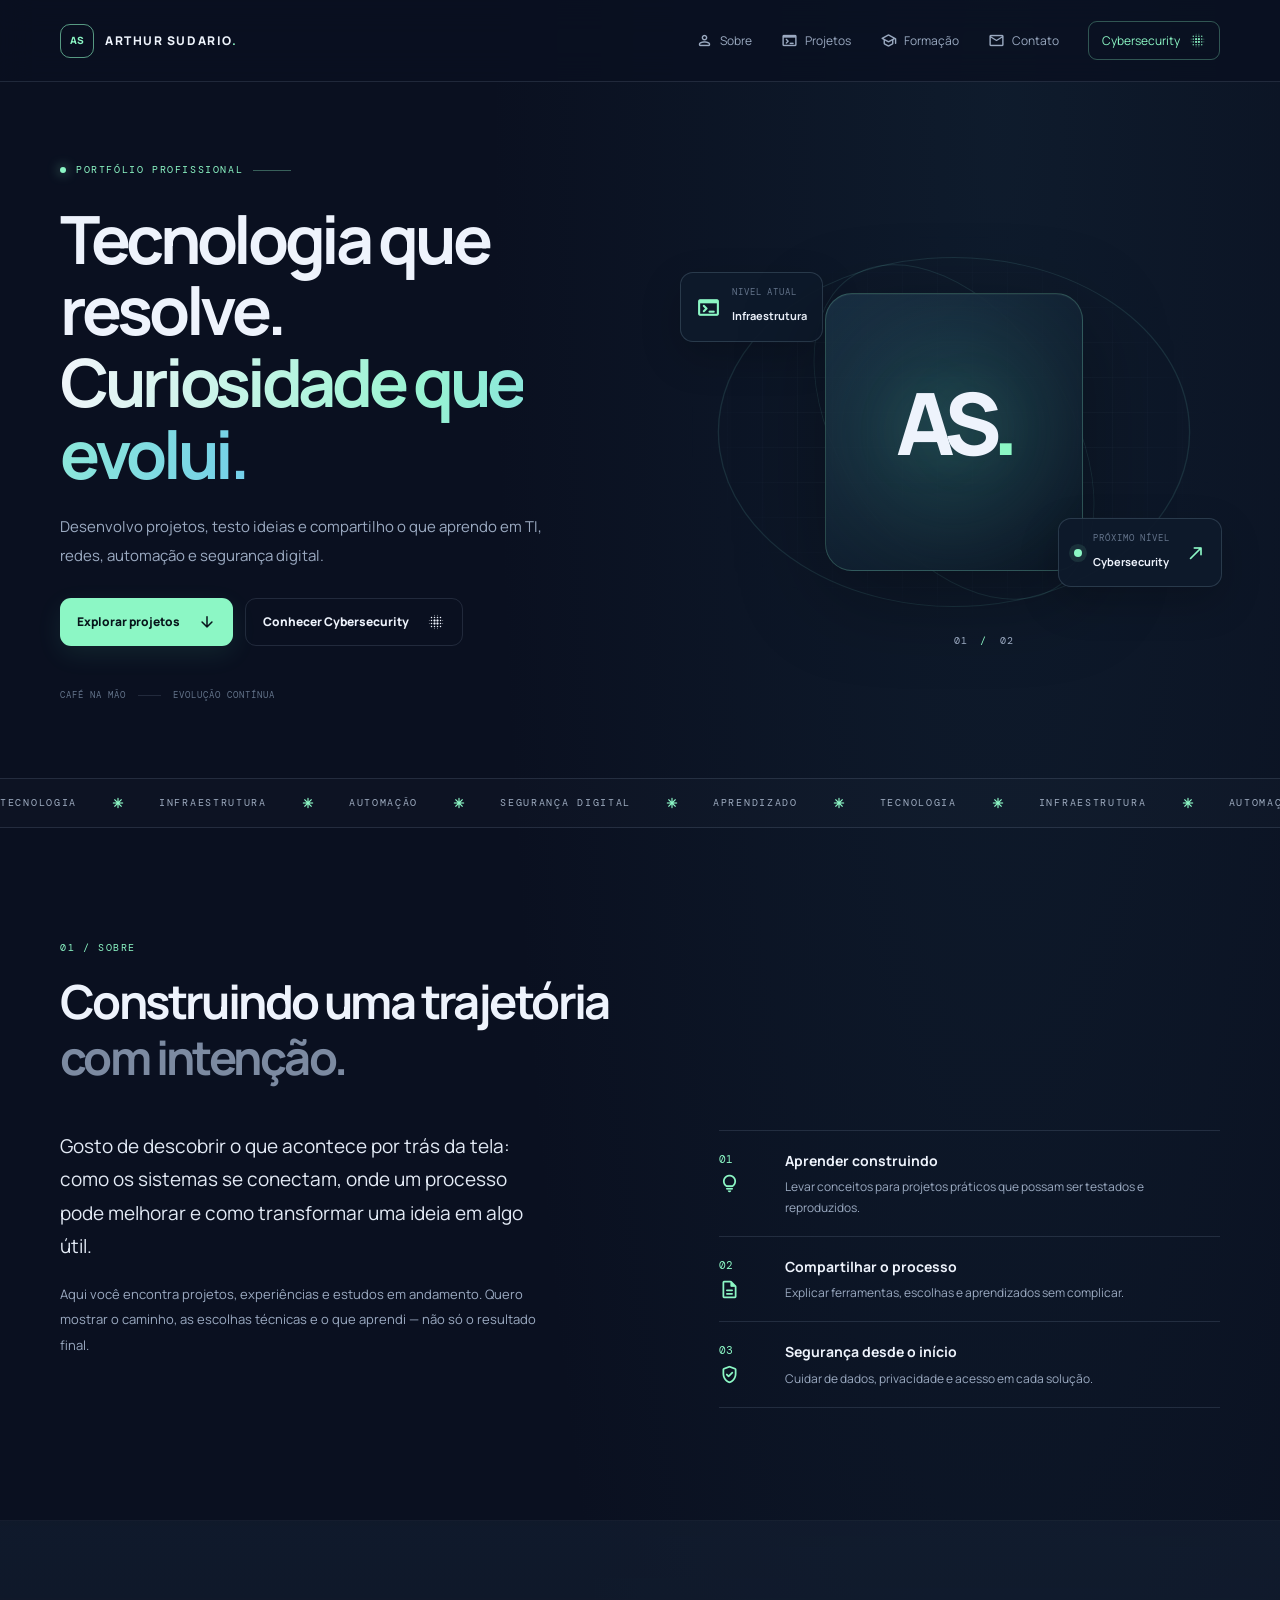
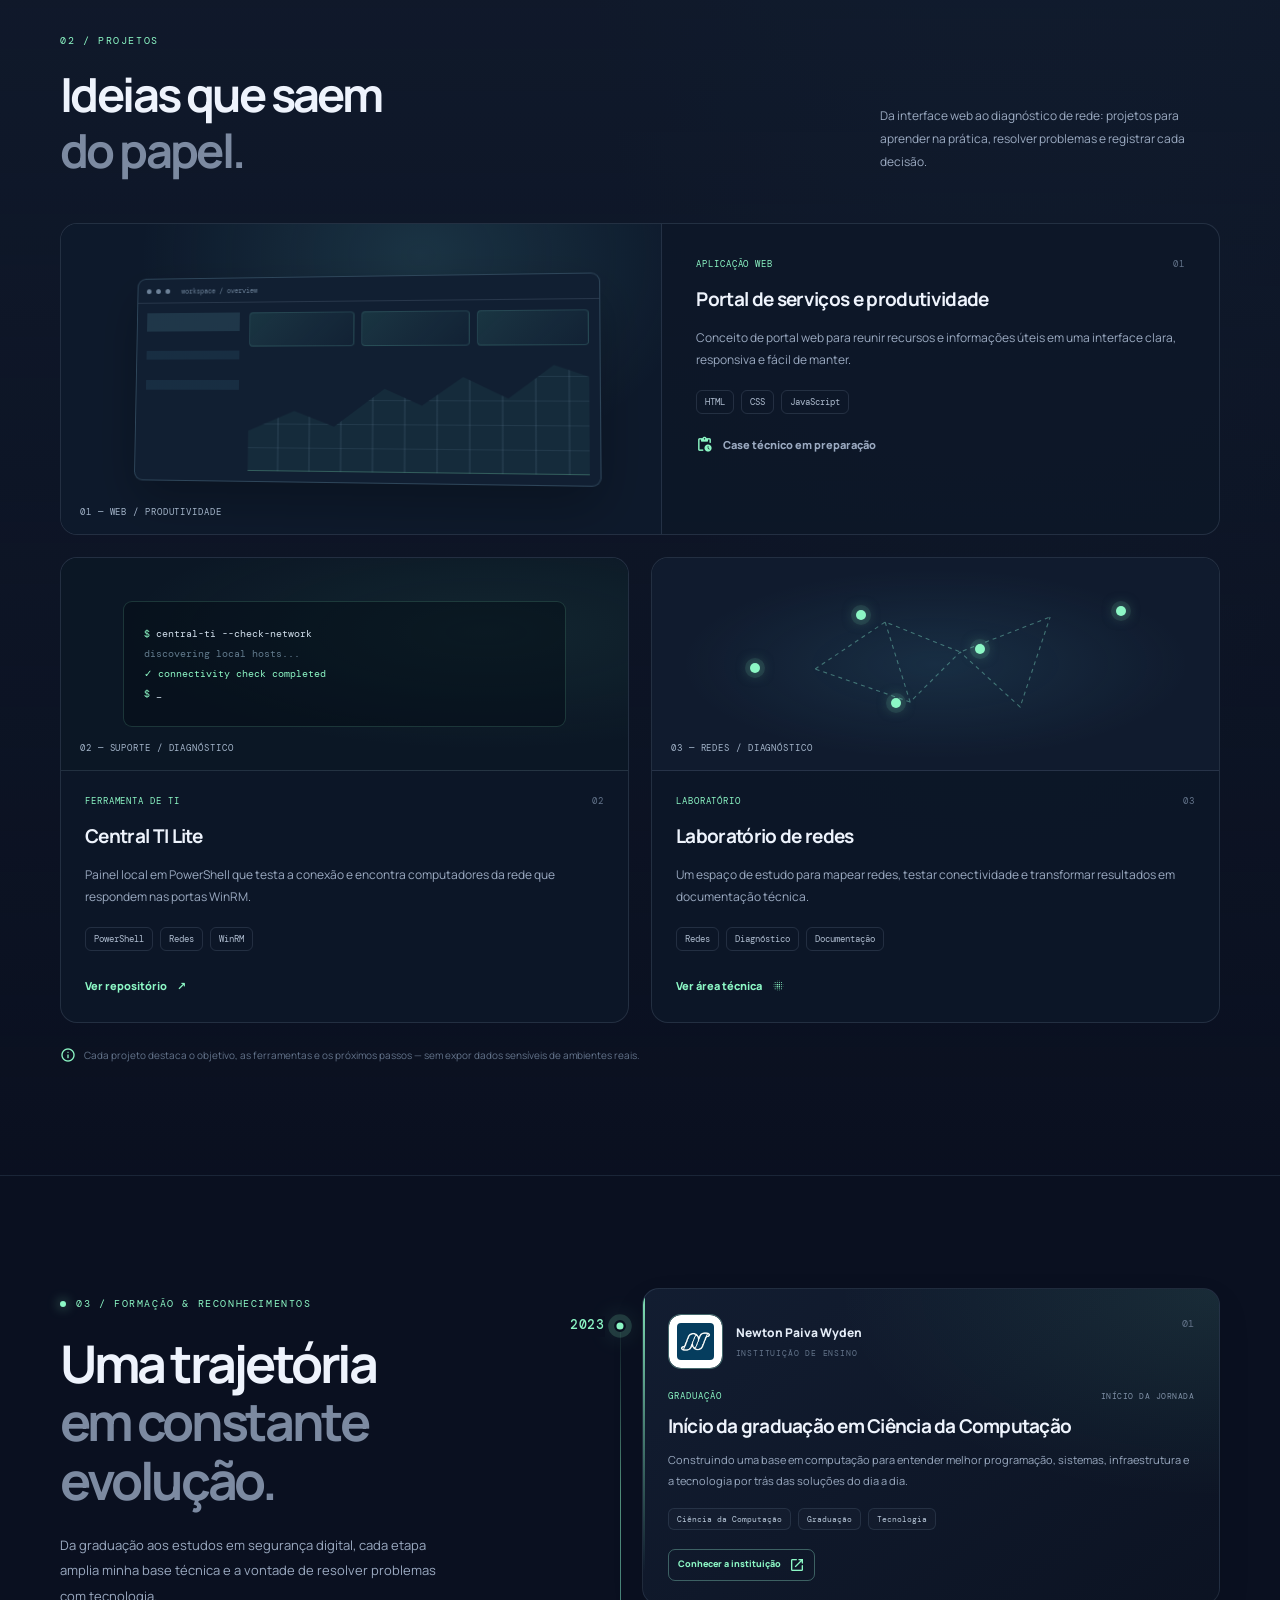
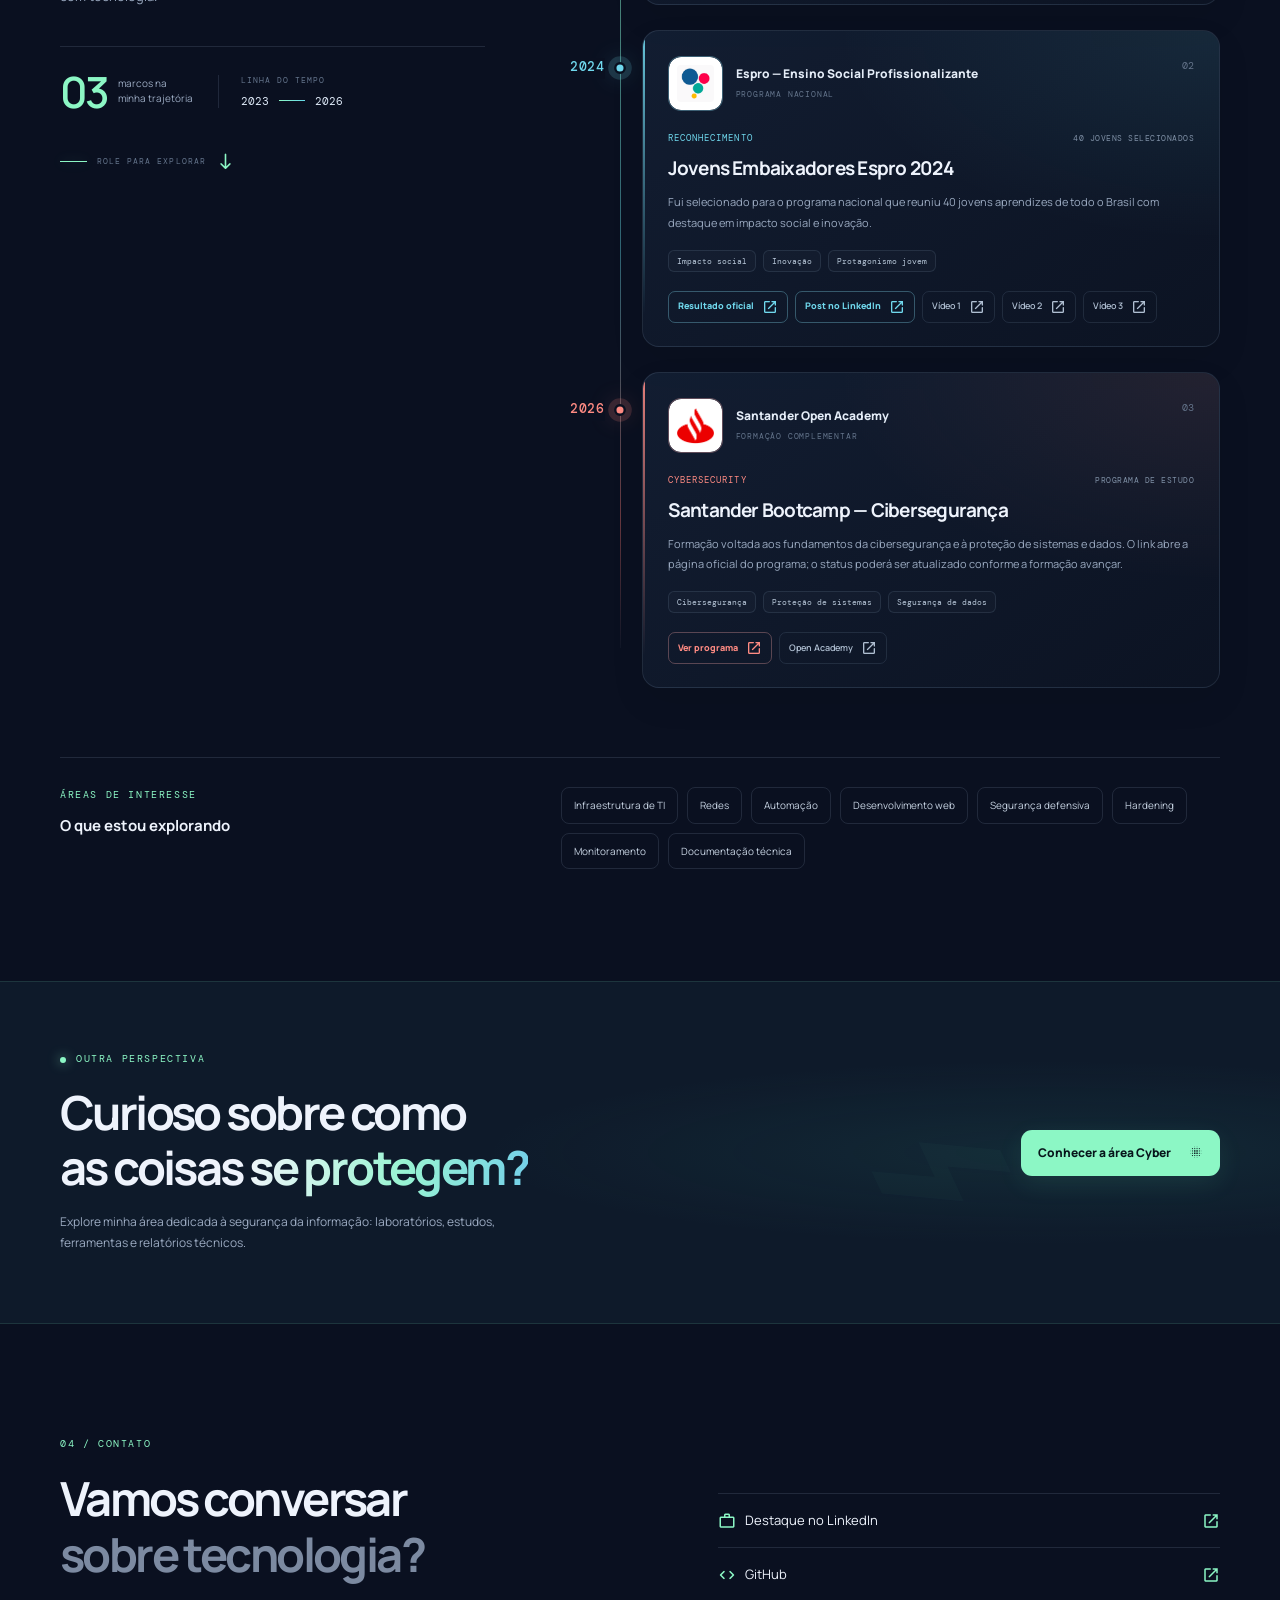
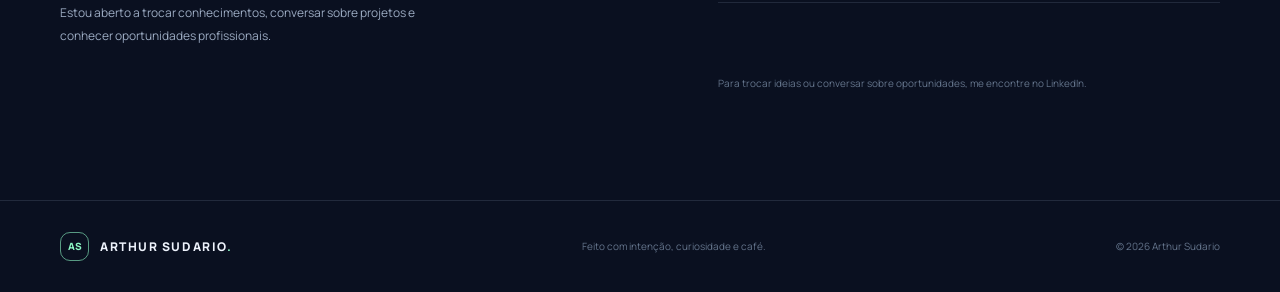
<file: index.html>
<!doctype html>
<html lang="pt-BR">
<head>
  <meta charset="utf-8">
  <meta name="viewport" content="width=device-width, initial-scale=1">
  <meta name="theme-color" content="#0a1020">
  <link rel="preconnect" href="https://fonts.googleapis.com">
  <link rel="preconnect" href="https://fonts.gstatic.com" crossorigin>
  <link href="https://fonts.googleapis.com/css2?family=Material+Symbols+Rounded:opsz,wght,FILL,GRAD@20..48,400,0,0&display=block" rel="stylesheet">
  <meta name="description" content="Arthur Sudario: projetos práticos em tecnologia, redes, automação e estudos em segurança digital.">
  <title>Arthur Sudario | Portfólio</title>
  <link rel="stylesheet" href="./assets/css/style.css">
  <script src="./assets/js/app.js" defer></script>
</head>
<body>
  <a class="skip-link" href="#conteudo">Pular para o conteúdo</a>
  <header class="site-header">
    <a class="brand" href="./" aria-label="Página inicial">
      <span class="brand-mark">AS</span><span>ARTHUR SUDARIO<span class="brand-dot">.</span></span>
    </a>
    <button class="menu-toggle" type="button" aria-expanded="false" aria-controls="main-nav" aria-label="Abrir menu"><span></span><span></span></button>
    <nav class="main-nav" id="main-nav" aria-label="Navegação principal">
      <a href="#sobre"><span class="material-symbols-rounded" aria-hidden="true">person</span>Sobre</a><a href="#projetos"><span class="material-symbols-rounded" aria-hidden="true">terminal</span>Projetos</a><a href="#formacao"><span class="material-symbols-rounded" aria-hidden="true">school</span>Formação</a><a href="#contato"><span class="material-symbols-rounded" aria-hidden="true">mail</span>Contato</a>
      <a class="nav-cyber" href="#cyber-glitch" data-cyber-glitch>Cybersecurity <span class="material-symbols-rounded" aria-hidden="true">blur_on</span></a>
    </nav>
  </header>

  <main id="conteudo">
    <section class="hero section-wrap">
      <div class="hero-copy reveal">
        <p class="eyebrow"><span class="status-dot"></span> PORTFÓLIO PROFISSIONAL <span class="eyebrow-line"></span></p>
        <h1>Tecnologia que resolve.<br><span class="gradient-text">Curiosidade que evolui.</span></h1>
        <p class="hero-lead">Desenvolvo projetos, testo ideias e compartilho o que aprendo em TI, redes, automação e segurança digital.</p>
        <div class="hero-actions">
          <a class="button button-primary" href="#projetos">Explorar projetos <span class="material-symbols-rounded" aria-hidden="true">arrow_downward</span></a>
          <a class="button button-quiet" href="#cyber-glitch" data-cyber-glitch>Conhecer Cybersecurity <span class="material-symbols-rounded" aria-hidden="true">blur_on</span></a>
        </div>
        <div class="hero-meta"><span>CAFÉ NA MÃO</span><span class="meta-separator"></span><span>EVOLUÇÃO CONTÍNUA</span></div>
      </div>
      <div class="hero-visual reveal" aria-label="Painel visual de tecnologia">
        <div class="orbit orbit-one"></div><div class="orbit orbit-two"></div>
        <div class="visual-grid"></div>
        <div class="float-card float-card-top"><span class="mini-icon material-symbols-rounded" aria-hidden="true">terminal</span><div><small>NIVEL ATUAL</small><strong>Infraestrutura</strong></div></div>
        <div class="monogram-card"><div class="monogram-glow"></div><span class="monogram">AS<span>.</span></span><span class="monogram-caption"></span></div>
        <div class="float-card float-card-bottom"><span class="pulse-icon"></span><div><small>PRÓXIMO NÍVEL</small><strong>Cybersecurity</strong></div><span class="card-arrow material-symbols-rounded" aria-hidden="true">north_east</span></div>
        <div class="visual-index">01 <span>/</span> 02</div>
      </div>
    </section>

    <section class="ticker" aria-label="Áreas de interesse"><div class="ticker-track"><span>TECNOLOGIA</span><i class="material-symbols-rounded" aria-hidden="true">asterisk</i><span>INFRAESTRUTURA</span><i class="material-symbols-rounded" aria-hidden="true">asterisk</i><span>AUTOMAÇÃO</span><i class="material-symbols-rounded" aria-hidden="true">asterisk</i><span>SEGURANÇA DIGITAL</span><i class="material-symbols-rounded" aria-hidden="true">asterisk</i><span>APRENDIZADO</span><i class="material-symbols-rounded" aria-hidden="true">asterisk</i><span>TECNOLOGIA</span><i class="material-symbols-rounded" aria-hidden="true">asterisk</i><span>INFRAESTRUTURA</span><i class="material-symbols-rounded" aria-hidden="true">asterisk</i><span>AUTOMAÇÃO</span><i class="material-symbols-rounded" aria-hidden="true">asterisk</i><span>SEGURANÇA DIGITAL</span><i class="material-symbols-rounded" aria-hidden="true">asterisk</i></div></section>

    <section class="content-section section-wrap" id="sobre">
      <div class="section-heading reveal"><p class="eyebrow">01 / SOBRE</p><h2>Construindo uma trajetória<br><span class="muted-heading">com intenção.</span></h2></div>
      <div class="about-grid">
        <div class="about-intro reveal"><p class="large-copy">Gosto de descobrir o que acontece por trás da tela: como os sistemas se conectam, onde um processo pode melhorar e como transformar uma ideia em algo útil.</p><p>Aqui você encontra projetos, experiências e estudos em andamento. Quero mostrar o caminho, as escolhas técnicas e o que aprendi — não só o resultado final.</p></div>
        <div class="principles reveal"><article><span class="principle-number"><span>01</span><span class="material-symbols-rounded" aria-hidden="true">lightbulb</span></span><div><h3>Aprender construindo</h3><p>Levar conceitos para projetos práticos que possam ser testados e reproduzidos.</p></div></article><article><span class="principle-number"><span>02</span><span class="material-symbols-rounded" aria-hidden="true">description</span></span><div><h3>Compartilhar o processo</h3><p>Explicar ferramentas, escolhas e aprendizados sem complicar.</p></div></article><article><span class="principle-number"><span>03</span><span class="material-symbols-rounded" aria-hidden="true">verified_user</span></span><div><h3>Segurança desde o início</h3><p>Cuidar de dados, privacidade e acesso em cada solução.</p></div></article></div>
      </div>
    </section>

    <section class="content-section projects-section" id="projetos">
      <div class="section-wrap">
        <div class="section-heading heading-row reveal"><div><p class="eyebrow">02 / PROJETOS</p><h2>Ideias que saem<br><span class="muted-heading">do papel.</span></h2></div><p class="section-note">Da interface web ao diagnóstico de rede: projetos para aprender na prática, resolver problemas e registrar cada decisão.</p></div>
        <div class="project-grid">
          <!-- Os resumos extras aparecem ao passar o mouse, focar pelo teclado ou tocar no botão em telas sensíveis ao toque. -->
          <article class="project-card project-card-featured reveal">
            <div class="project-art art-portal"><div class="art-window"><div class="window-bar"><i></i><i></i><i></i><span>workspace / overview</span></div><div class="art-content"><div class="art-sidebar"></div><div class="art-panels"><b></b><b></b><b></b><div class="art-chart"></div></div></div></div><span class="art-label">01 — WEB / PRODUTIVIDADE</span></div>
            <div class="project-info">
              <div class="project-topline"><span class="project-type">APLICAÇÃO WEB</span><span class="project-num">01</span></div>
              <h3>Portal de serviços e produtividade</h3>
              <p>Conceito de portal web para reunir recursos e informações úteis em uma interface clara, responsiva e fácil de manter.</p>
              <div class="tag-list"><span>HTML</span><span>CSS</span><span>JavaScript</span></div>
              <button class="project-details-toggle" type="button" aria-expanded="false" aria-controls="project-summary-01"><span class="project-details-toggle-label">Ver resumo do projeto</span><span class="project-details-toggle-icon material-symbols-rounded" aria-hidden="true">expand_more</span></button>
              <div class="project-hover-details" id="project-summary-01"><span class="project-hover-label">RESUMO DO PROJETO</span><p>O foco está na organização do conteúdo, na navegação intuitiva e em componentes que facilitam futuras melhorias. Detalhes de ambientes corporativos não são exibidos.</p></div>
              <span class="text-link project-status"><span class="material-symbols-rounded" aria-hidden="true">pending_actions</span> Case técnico em preparação</span>
            </div>
          </article>
          <article class="project-card reveal">
            <div class="project-art art-terminal"><div class="terminal-lines"><p><span>$</span> central-ti --check-network</p><p class="terminal-muted">discovering local hosts...</p><p class="terminal-success">✓ connectivity check completed</p><p><span>$</span> _</p></div><span class="art-label">02 — SUPORTE / DIAGNÓSTICO</span></div>
            <div class="project-info">
              <div class="project-topline"><span class="project-type">FERRAMENTA DE TI</span><span class="project-num">02</span></div>
              <h3>Central TI Lite</h3>
              <p>Painel local em PowerShell que testa a conexão e encontra computadores da rede que respondem nas portas WinRM.</p>
              <div class="tag-list"><span>PowerShell</span><span>Redes</span><span>WinRM</span></div>
              <button class="project-details-toggle" type="button" aria-expanded="false" aria-controls="project-summary-02"><span class="project-details-toggle-label">Ver resumo do projeto</span><span class="project-details-toggle-icon material-symbols-rounded" aria-hidden="true">expand_more</span></button>
              <div class="project-hover-details" id="project-summary-02"><span class="project-hover-label">RESUMO DO PROJETO</span><p>Roda localmente, acompanha sinais básicos da conexão e verifica respostas TCP nas portas 5985 e 5986. Porta acessível não garante autenticação — e a ferramenta não executa comandos nos computadores encontrados.</p></div>
              <a class="text-link" href="https://github.com/ArthurSclx/central-ti" target="_blank" rel="noreferrer">Ver repositório <span>↗</span></a>
            </div>
          </article>
          <article class="project-card reveal">
            <div class="project-art art-network"><div class="network-map"><span class="node node-a"></span><span class="node node-b"></span><span class="node node-c"></span><span class="node node-d"></span><span class="node node-e"></span><svg viewBox="0 0 300 135" aria-hidden="true"><path d="M30 72 L100 25 L175 55 L265 20 M100 25 L125 105 L175 55 L235 110 L265 20 M125 105 L30 72" /></svg></div><span class="art-label">03 — REDES / DIAGNÓSTICO</span></div>
            <div class="project-info">
              <div class="project-topline"><span class="project-type">LABORATÓRIO</span><span class="project-num">03</span></div>
              <h3>Laboratório de redes</h3>
              <p>Um espaço de estudo para mapear redes, testar conectividade e transformar resultados em documentação técnica.</p>
              <div class="tag-list"><span>Redes</span><span>Diagnóstico</span><span>Documentação</span></div>
              <button class="project-details-toggle" type="button" aria-expanded="false" aria-controls="project-summary-03"><span class="project-details-toggle-label">Ver resumo do projeto</span><span class="project-details-toggle-icon material-symbols-rounded" aria-hidden="true">expand_more</span></button>
              <div class="project-hover-details" id="project-summary-03"><span class="project-hover-label">RESUMO DO PROJETO</span><p>O roteiro combina uma topologia de teste, hipóteses, verificações autorizadas e conclusões. A documentação deve ser reproduzível e não expor endereços, credenciais ou dados de terceiros.</p></div>
              <a class="text-link" href="#cyber-glitch" data-cyber-glitch>Ver área técnica <span class="material-symbols-rounded" aria-hidden="true">blur_on</span></a>
            </div>
          </article>
        </div>
        <p class="section-footnote"><span class="footnote-star material-symbols-rounded" aria-hidden="true">info</span> Cada projeto destaca o objetivo, as ferramentas e os próximos passos — sem expor dados sensíveis de ambientes reais.</p>
      </div>
    </section>

    <section class="content-section section-wrap formation-section" id="formacao">
      <div class="formation-layout">
        <div class="formation-intro reveal">
          <p class="eyebrow"><span class="status-dot"></span> 03 / FORMAÇÃO &amp; RECONHECIMENTOS</p>
          <h2>Uma trajetória<br><span class="muted-heading">em constante evolução.</span></h2>
          <p class="formation-lead">Da graduação aos estudos em segurança digital, cada etapa amplia minha base técnica e a vontade de resolver problemas com tecnologia.</p>

          <div class="formation-summary" aria-label="Resumo da linha do tempo">
            <div class="formation-total"><strong>03</strong><span>marcos na<br>minha trajetória</span></div>
            <div class="formation-period"><span class="formation-period-label">LINHA DO TEMPO</span><strong><span>2023</span><i aria-hidden="true"></i><span>2026</span></strong></div>
          </div>
          <p class="formation-scroll-hint"><span class="scroll-hint-line" aria-hidden="true"></span><span>ROLE PARA EXPLORAR</span><span class="scroll-hint-arrow material-symbols-rounded" aria-hidden="true">south</span></p>
        </div>

        <ol class="timeline" aria-label="Linha do tempo de formação e reconhecimentos">
          <li class="timeline-item timeline-item-newton reveal">
            <div class="timeline-year"><span>2023</span><i aria-hidden="true"></i></div>
            <article class="timeline-card">
              <div class="timeline-card-head">
                <div class="timeline-brand">
                  <div class="timeline-logo" aria-label="Logo da Newton Paiva Wyden">
                    <span class="timeline-logo-fallback" aria-hidden="true">NP</span>
                    <img src="./assets/img/Newton.png" alt="Logo da Newton Paiva Wyden" loading="lazy" onerror="this.remove()">
                  </div>
                  <div class="timeline-brand-info"><p class="timeline-organization">Newton Paiva Wyden</p><p class="timeline-brand-kicker">INSTITUIÇÃO DE ENSINO</p></div>
                </div>
                <span class="timeline-serial">01</span>
              </div>
              <div class="timeline-card-top"><span class="timeline-category">GRADUAÇÃO</span><span class="timeline-status">INÍCIO DA JORNADA</span></div>
              <h3>Início da graduação em Ciência da Computação</h3>
              <p class="timeline-description">Construindo uma base em computação para entender melhor programação, sistemas, infraestrutura e a tecnologia por trás das soluções do dia a dia.</p>
              <div class="timeline-tags"><span>Ciência da Computação</span><span>Graduação</span><span>Tecnologia</span></div>
              <div class="timeline-links"><a class="timeline-link" href="https://newtonpaiva.br" target="_blank" rel="noopener noreferrer">Conhecer a instituição <span class="material-symbols-rounded" aria-hidden="true">open_in_new</span></a></div>
            </article>
          </li>

          <li class="timeline-item timeline-item-espro reveal">
            <div class="timeline-year"><span>2024</span><i aria-hidden="true"></i></div>
            <article class="timeline-card">
              <div class="timeline-card-head">
                <div class="timeline-brand">
                  <div class="timeline-logo" aria-label="Logo do Espro">
                    <span class="timeline-logo-fallback" aria-hidden="true">ES</span>
                    <img src="./assets/img/Espro.png" alt="Logo do Espro" loading="lazy" onerror="this.remove()">
                  </div>
                  <div class="timeline-brand-info"><p class="timeline-organization">Espro — Ensino Social Profissionalizante</p><p class="timeline-brand-kicker">PROGRAMA NACIONAL</p></div>
                </div>
                <span class="timeline-serial">02</span>
              </div>
              <div class="timeline-card-top"><span class="timeline-category">RECONHECIMENTO</span><span class="timeline-status">40 JOVENS SELECIONADOS</span></div>
              <h3>Jovens Embaixadores Espro 2024</h3>
              <p class="timeline-description">Fui selecionado para o programa nacional que reuniu 40 jovens aprendizes de todo o Brasil com destaque em impacto social e inovação.</p>
              <div class="timeline-tags"><span>Impacto social</span><span>Inovação</span><span>Protagonismo jovem</span></div>
              <div class="timeline-links">
                <a class="timeline-link" href="https://www.espro.org.br/resultado-jovens-embaixadores-espro-2024/" target="_blank" rel="noopener noreferrer">Resultado oficial <span class="material-symbols-rounded" aria-hidden="true">open_in_new</span></a>
                <a class="timeline-link" href="https://pt.linkedin.com/posts/arthur-sudario-293894291_espro-embaixadoresespro2024-ryla-activity-7266434508684447745-rGxN" target="_blank" rel="noopener noreferrer">Post no LinkedIn <span class="material-symbols-rounded" aria-hidden="true">open_in_new</span></a>
                <a class="timeline-link timeline-link-secondary" href="https://www.youtube.com/watch?v=sWEH2JY7vpI" target="_blank" rel="noopener noreferrer">Vídeo 1 <span class="material-symbols-rounded" aria-hidden="true">open_in_new</span></a>
                <a class="timeline-link timeline-link-secondary" href="https://www.youtube.com/watch?v=5PtwrPiJ3is" target="_blank" rel="noopener noreferrer">Vídeo 2 <span class="material-symbols-rounded" aria-hidden="true">open_in_new</span></a>
                <a class="timeline-link timeline-link-secondary" href="https://www.youtube.com/watch?v=eACT25wr42s" target="_blank" rel="noopener noreferrer">Vídeo 3 <span class="material-symbols-rounded" aria-hidden="true">open_in_new</span></a>
              </div>
            </article>
          </li>

          <li class="timeline-item timeline-item-santander reveal">
            <div class="timeline-year"><span>2026</span><i aria-hidden="true"></i></div>
            <article class="timeline-card">
              <div class="timeline-card-head">
                <div class="timeline-brand">
                  <div class="timeline-logo" aria-label="Logo do Santander">
                    <span class="timeline-logo-fallback" aria-hidden="true">S</span>
                    <img src="./assets/img/Santander.png" alt="Logo do Santander Open Academy" loading="lazy" onerror="this.remove()">
                  </div>
                  <div class="timeline-brand-info"><p class="timeline-organization">Santander Open Academy</p><p class="timeline-brand-kicker">FORMAÇÃO COMPLEMENTAR</p></div>
                </div>
                <span class="timeline-serial">03</span>
              </div>
              <div class="timeline-card-top"><span class="timeline-category">CYBERSECURITY</span><span class="timeline-status">PROGRAMA DE ESTUDO</span></div>
              <h3>Santander Bootcamp — Cibersegurança</h3>
              <p class="timeline-description">Formação voltada aos fundamentos da cibersegurança e à proteção de sistemas e dados. O link abre a página oficial do programa; o status poderá ser atualizado conforme a formação avançar.</p>
              <div class="timeline-tags"><span>Cibersegurança</span><span>Proteção de sistemas</span><span>Segurança de dados</span></div>
              <div class="timeline-links">
                <a class="timeline-link" href="https://app.santanderopenacademy.com/pt-BR/program/ciberseguranca-do-zero-a-pratica" target="_blank" rel="noopener noreferrer">Ver programa <span class="material-symbols-rounded" aria-hidden="true">open_in_new</span></a>
                <a class="timeline-link timeline-link-secondary" href="https://www.santanderopenacademy.com/pt_br/index.html" target="_blank" rel="noopener noreferrer">Open Academy <span class="material-symbols-rounded" aria-hidden="true">open_in_new</span></a>
              </div>
            </article>
          </li>
        </ol>
      </div>

      <div class="skills-block reveal">
        <div><p class="eyebrow">ÁREAS DE INTERESSE</p><h3>O que estou explorando</h3></div>
        <div class="skill-cloud"><span>Infraestrutura de TI</span><span>Redes</span><span>Automação</span><span>Desenvolvimento web</span><span>Segurança defensiva</span><span>Hardening</span><span>Monitoramento</span><span>Documentação técnica</span></div>
      </div>
    </section>

    <section class="cyber-bridge"><div class="section-wrap bridge-inner reveal"><div><p class="eyebrow"><span class="status-dot"></span> OUTRA PERSPECTIVA</p><h2>Curioso sobre como<br>as coisas <span class="gradient-text">se protegem?</span></h2><p>Explore minha área dedicada à segurança da informação: laboratórios, estudos, ferramentas e relatórios técnicos.</p></div><a class="button button-primary" href="#cyber-glitch" data-cyber-glitch>Conhecer a área Cyber <span class="material-symbols-rounded" aria-hidden="true">blur_on</span></a><div class="bridge-orbit" aria-hidden="true">⌁</div></div></section>

    <section class="content-section section-wrap contact-section" id="contato">
      <div class="contact-copy reveal"><p class="eyebrow">04 / CONTATO</p><h2>Vamos conversar<br><span class="muted-heading">sobre tecnologia?</span></h2><p>Estou aberto a trocar conhecimentos, conversar sobre projetos e conhecer oportunidades profissionais.</p></div>
      <div class="contact-links reveal"><a href="https://www.linkedin.com/posts/arthur-sudario-293894291_espro-embaixadoresespro2024-ryla-activity-7266434508684447745-rGxN" target="_blank" rel="noopener noreferrer"><span><span class="material-symbols-rounded" aria-hidden="true">work</span> Destaque no LinkedIn</span><span class="material-symbols-rounded" aria-hidden="true">open_in_new</span></a><a href="https://github.com/ArthurSclx" target="_blank" rel="noopener noreferrer"><span><span class="material-symbols-rounded" aria-hidden="true">code</span> GitHub</span><span class="material-symbols-rounded" aria-hidden="true">open_in_new</span></a></div>
      <p class="contact-edit-note">Para trocar ideias ou conversar sobre oportunidades, me encontre no LinkedIn.</p>
    </section>
  </main>

  <footer class="site-footer"><a class="brand footer-brand" href="./"><span class="brand-mark">AS</span><span>ARTHUR SUDARIO<span class="brand-dot">.</span></span></a><p>Feito com intenção, curiosidade e café.</p><span>© <span id="current-year"></span> Arthur Sudario</span></footer>
</body>
</html>
</file>
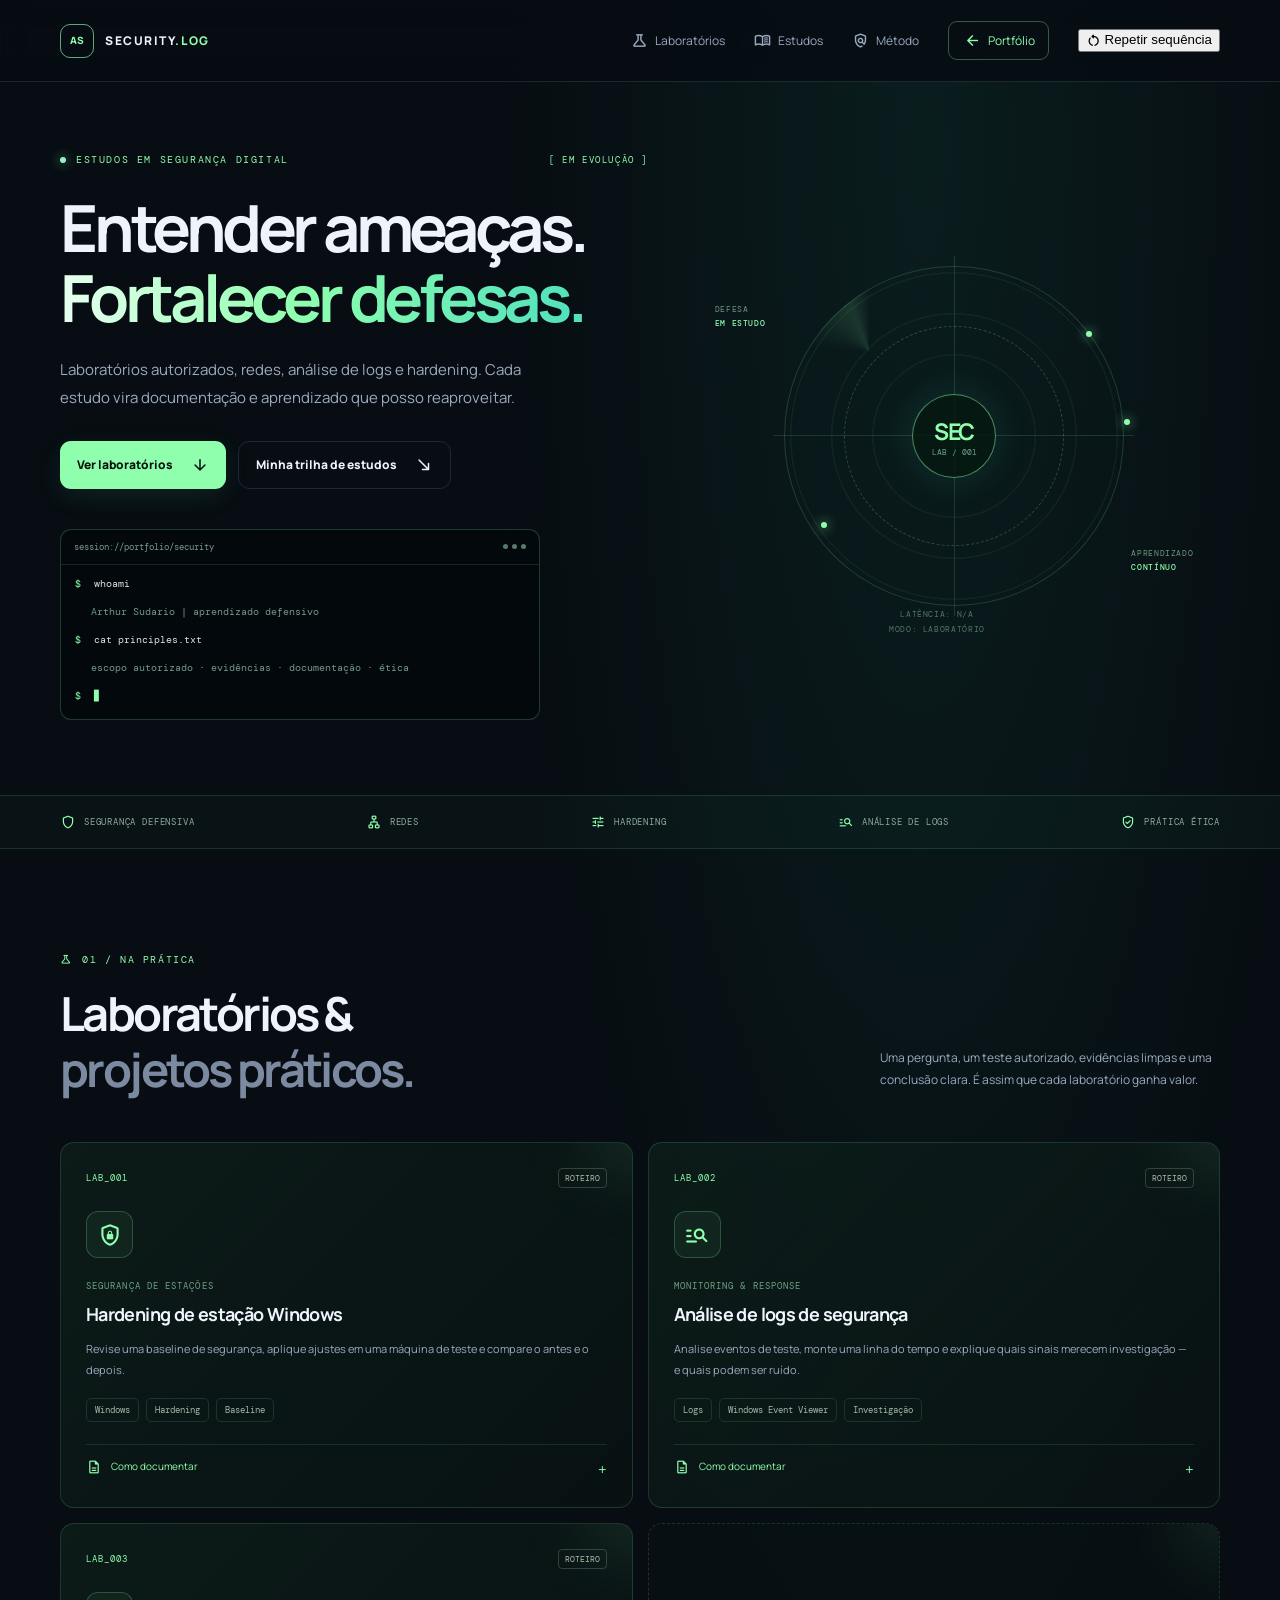
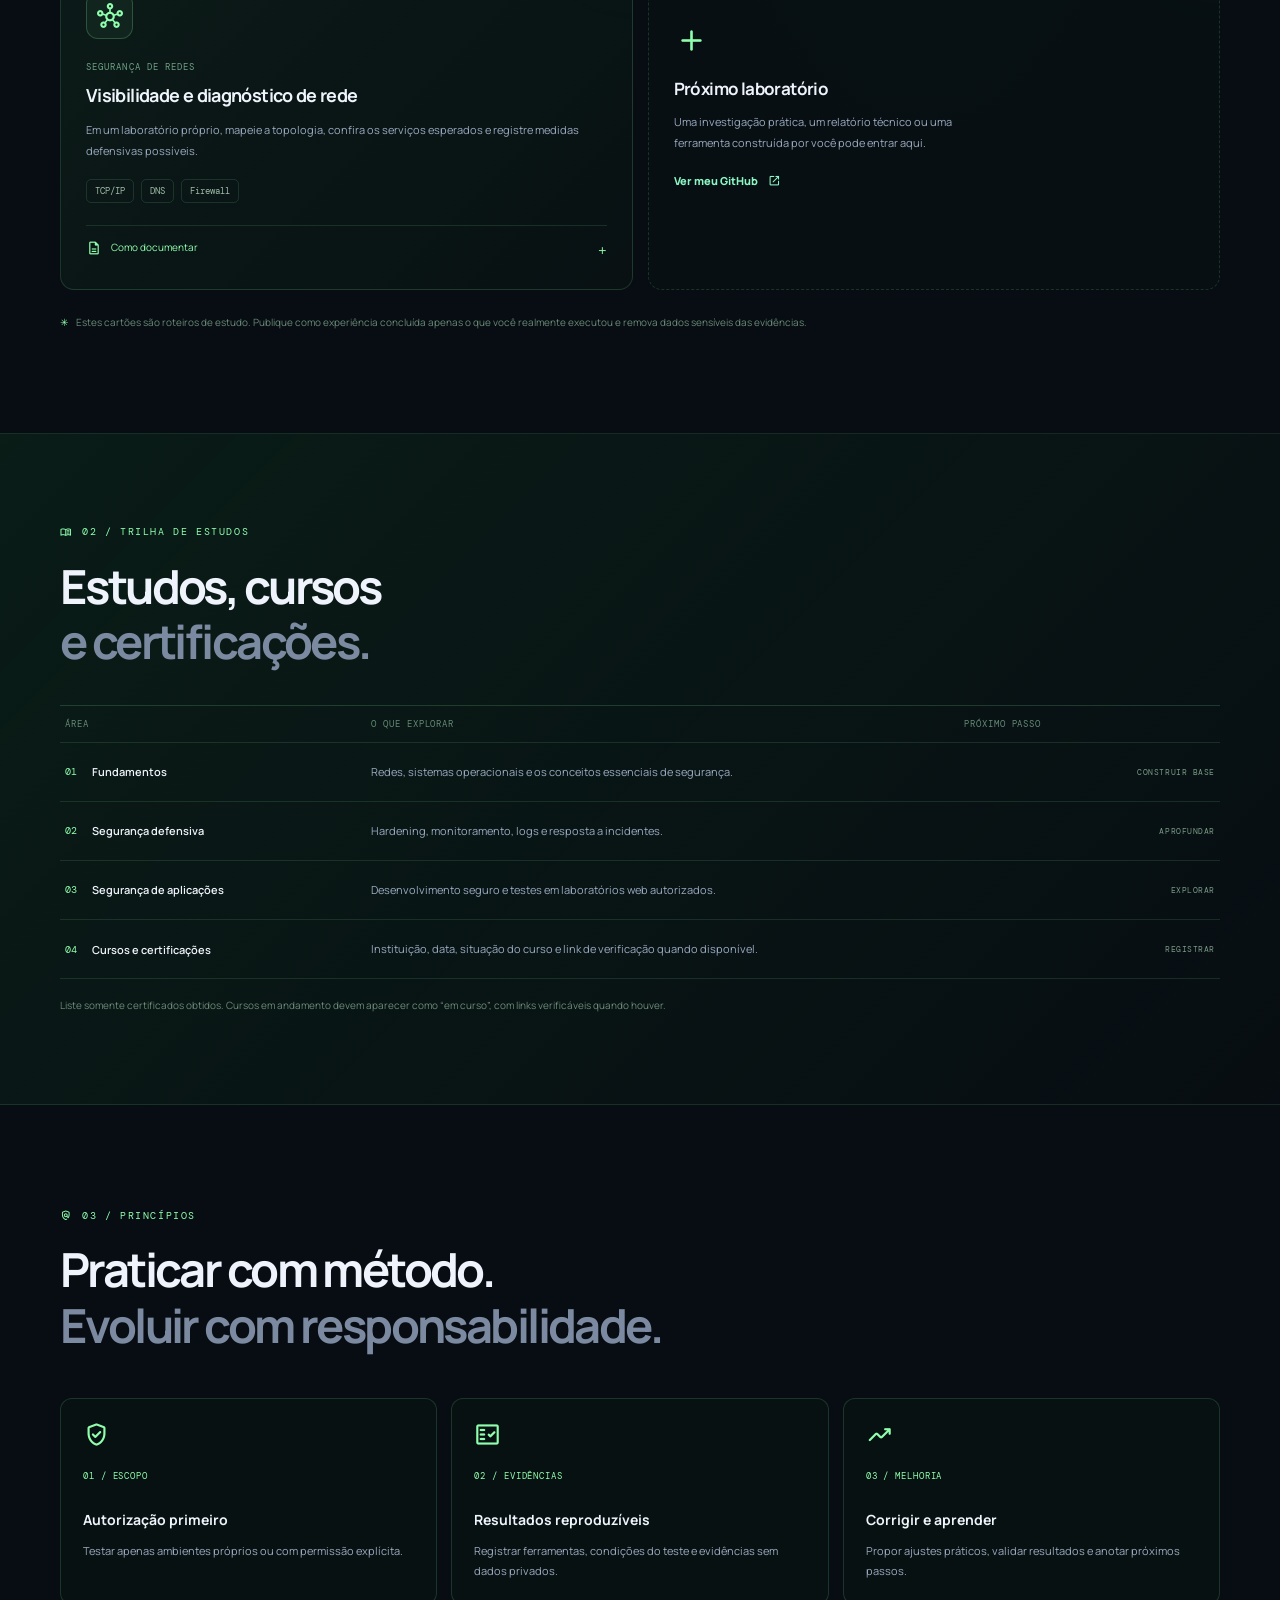
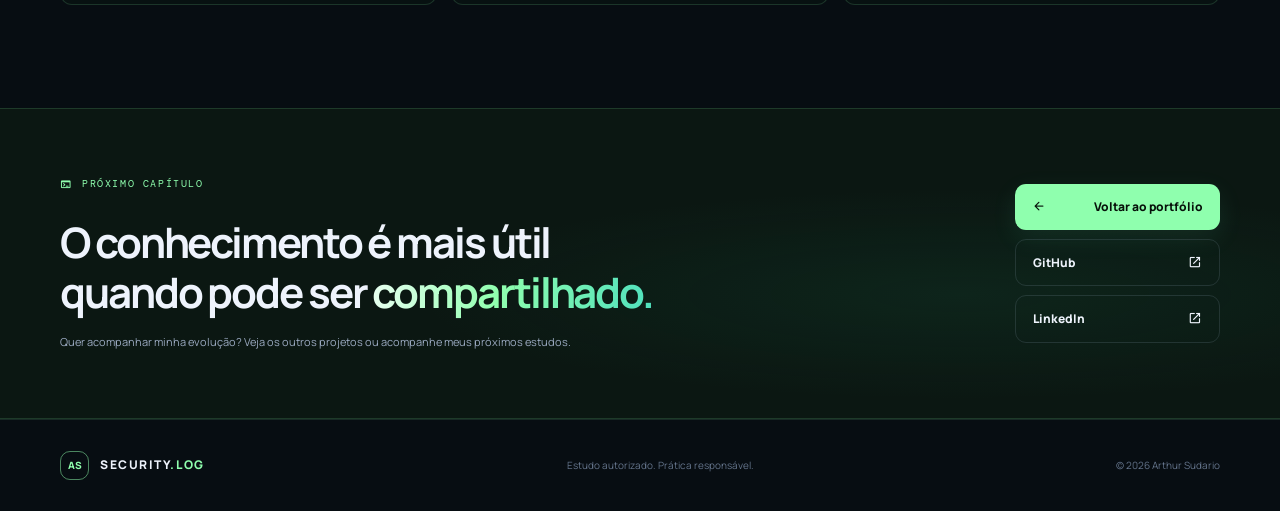
<file: cybersecurity/index.html>
<!doctype html>
<html lang="pt-BR">
<head>
  <meta charset="utf-8">
  <meta name="viewport" content="width=device-width, initial-scale=1">
  <meta name="theme-color" content="#070d12">
  <link rel="preconnect" href="https://fonts.googleapis.com">
  <link rel="preconnect" href="https://fonts.gstatic.com" crossorigin>
  <link href="https://fonts.googleapis.com/css2?family=Material+Symbols+Rounded:opsz,wght,FILL,GRAD@20..48,400,0,0&display=block" rel="stylesheet">
  <meta name="description" content="Arthur Sudario: estudos de segurança digital, redes, hardening e análise de logs em ambientes autorizados.">
  <title>Arthur Sudario | Cybersecurity</title>
  <link rel="stylesheet" href="../assets/css/style.css">
  <link rel="stylesheet" href="../assets/css/cyber.css">
  <script src="../assets/js/app.js" defer></script>
  <script src="../assets/js/cyber.js" defer></script>
</head>
<body class="cyber-body">
  <a class="skip-link" href="#conteudo">Pular para o conteúdo</a>
  <div class="scanline" aria-hidden="true"></div>
  <header class="site-header cyber-header">
    <a class="brand" href="../" aria-label="Voltar ao portfólio principal"><span class="brand-mark">AS</span><span>SECURITY<span class="brand-dot">.LOG</span></span></a>
    <button class="menu-toggle" type="button" aria-expanded="false" aria-controls="cyber-nav" aria-label="Abrir menu"><span></span><span></span></button>
    <nav class="main-nav" id="cyber-nav" aria-label="Navegação Cybersecurity"><a href="#labs"><span class="material-symbols-rounded" aria-hidden="true">science</span> Laboratórios</a><a href="#estudos"><span class="material-symbols-rounded" aria-hidden="true">menu_book</span> Estudos</a><a href="#metodo"><span class="material-symbols-rounded" aria-hidden="true">policy</span> Método</a><a class="nav-cyber" href="../"><span class="material-symbols-rounded" aria-hidden="true">arrow_back</span> Portfólio</a><button class="cyber-replay" id="replay-intro" type="button"><span class="material-symbols-rounded" aria-hidden="true">restart_alt</span> Repetir sequência</button></nav>
  </header>

  <main id="conteudo">
    <section class="cyber-hero section-wrap">
      <div class="cyber-hero-copy reveal">
        <p class="eyebrow"><span class="status-dot"></span> ESTUDOS EM SEGURANÇA DIGITAL <span class="live-label">[ EM EVOLUÇÃO ]</span></p>
        <h1>Entender ameaças.<br><span class="cyber-gradient">Fortalecer defesas.</span></h1>
        <p class="hero-lead">Laboratórios autorizados, redes, análise de logs e hardening. Cada estudo vira documentação e aprendizado que posso reaproveitar.</p>
        <div class="hero-actions"><a class="button button-primary" href="#labs">Ver laboratórios <span class="material-symbols-rounded" aria-hidden="true">arrow_downward</span></a><a class="button button-quiet" href="#estudos">Minha trilha de estudos <span class="material-symbols-rounded" aria-hidden="true">south_east</span></a></div>
        <div class="cyber-terminal"><div class="terminal-top"><span>session://portfolio/security</span><div><i></i><i></i><i></i></div></div><p><span class="prompt">$</span> whoami</p><p class="terminal-output">Arthur Sudario | aprendizado defensivo</p><p><span class="prompt">$</span> cat principles.txt</p><p class="terminal-output">escopo autorizado · evidências · documentação · ética</p><p><span class="prompt">$</span> <span class="cursor">▋</span></p></div>
      </div>
      <div class="cyber-visual reveal" aria-hidden="true"><div class="radar radar-large"></div><div class="radar radar-small"></div><div class="radar-cross cross-h"></div><div class="radar-cross cross-v"></div><div class="radar-sweep"></div><div class="radar-center"><span>SEC</span><small>LAB / 001</small></div><span class="radar-point point-one"></span><span class="radar-point point-two"></span><span class="radar-point point-three"></span><div class="radar-caption caption-one">DEFESA<br><b>EM ESTUDO</b></div><div class="radar-caption caption-two">APRENDIZADO<br><b>CONTÍNUO</b></div><div class="radar-coords">LATÊNCIA: N/A<br>MODO: LABORATÓRIO</div></div>
    </section>

    <section class="cyber-strip"><div class="section-wrap strip-inner"><span><i class="material-symbols-rounded" aria-hidden="true">shield</i> SEGURANÇA DEFENSIVA</span><span><i class="material-symbols-rounded" aria-hidden="true">lan</i> REDES</span><span><i class="material-symbols-rounded" aria-hidden="true">tune</i> HARDENING</span><span><i class="material-symbols-rounded" aria-hidden="true">manage_search</i> ANÁLISE DE LOGS</span><span><i class="material-symbols-rounded" aria-hidden="true">verified_user</i> PRÁTICA ÉTICA</span></div></section>

    <section class="content-section section-wrap" id="labs">
      <div class="section-heading heading-row reveal"><div><p class="eyebrow"><span class="material-symbols-rounded" aria-hidden="true">science</span> 01 / NA PRÁTICA</p><h2>Laboratórios &<br><span class="muted-heading">projetos práticos.</span></h2></div><p class="section-note">Uma pergunta, um teste autorizado, evidências limpas e uma conclusão clara. É assim que cada laboratório ganha valor.</p></div>
      <div class="lab-grid">
        <!-- PERSONALIZE: substitua estes modelos por laboratórios realmente executados. -->
        <article class="lab-card reveal"><div class="lab-card-head"><span class="lab-id">LAB_001</span><span class="lab-status">ROTEIRO</span></div><div class="lab-icon icon-shield material-symbols-rounded" aria-hidden="true">shield_lock</div><p class="lab-category">SEGURANÇA DE ESTAÇÕES</p><h3>Hardening de estação Windows</h3><p>Revise uma baseline de segurança, aplique ajustes em uma máquina de teste e compare o antes e o depois.</p><div class="lab-tags"><span>Windows</span><span>Hardening</span><span>Baseline</span></div><details><summary><span class="material-symbols-rounded" aria-hidden="true">description</span> Como documentar</summary><ol><li>Objetivo e escopo autorizado</li><li>Estado inicial e riscos observados</li><li>Controles aplicados e justificativa</li><li>Validação, limitações e conclusão</li></ol></details></article>
        <article class="lab-card reveal"><div class="lab-card-head"><span class="lab-id">LAB_002</span><span class="lab-status">ROTEIRO</span></div><div class="lab-icon icon-logs material-symbols-rounded" aria-hidden="true">manage_search</div><p class="lab-category">MONITORING & RESPONSE</p><h3>Análise de logs de segurança</h3><p>Analise eventos de teste, monte uma linha do tempo e explique quais sinais merecem investigação — e quais podem ser ruído.</p><div class="lab-tags"><span>Logs</span><span>Windows Event Viewer</span><span>Investigação</span></div><details><summary><span class="material-symbols-rounded" aria-hidden="true">description</span> Como documentar</summary><ol><li>Fonte dos eventos e contexto</li><li>Filtros e critérios de análise</li><li>Linha do tempo e evidências</li><li>Conclusões e recomendações</li></ol></details></article>
        <article class="lab-card reveal"><div class="lab-card-head"><span class="lab-id">LAB_003</span><span class="lab-status">ROTEIRO</span></div><div class="lab-icon icon-network material-symbols-rounded" aria-hidden="true">hub</div><p class="lab-category">SEGURANÇA DE REDES</p><h3>Visibilidade e diagnóstico de rede</h3><p>Em um laboratório próprio, mapeie a topologia, confira os serviços esperados e registre medidas defensivas possíveis.</p><div class="lab-tags"><span>TCP/IP</span><span>DNS</span><span>Firewall</span></div><details><summary><span class="material-symbols-rounded" aria-hidden="true">description</span> Como documentar</summary><ol><li>Diagrama sanitizado do laboratório</li><li>Hipótese e método de teste</li><li>Resultados sem dados sensíveis</li><li>Mitigações e próximos passos</li></ol></details></article>
        <article class="lab-card lab-card-outline reveal"><span class="outline-symbol material-symbols-rounded" aria-hidden="true">add</span><h3>Próximo laboratório</h3><p>Uma investigação prática, um relatório técnico ou uma ferramenta construída por você pode entrar aqui.</p><a class="text-link" href="https://github.com/ArthurSclx" target="_blank" rel="noopener noreferrer">Ver meu GitHub <span class="material-symbols-rounded" aria-hidden="true">open_in_new</span></a></article>
      </div>
      <p class="section-footnote"><span class="footnote-star">✳</span> Estes cartões são roteiros de estudo. Publique como experiência concluída apenas o que você realmente executou e remova dados sensíveis das evidências.</p>
    </section>

    <section class="study-section" id="estudos"><div class="section-wrap study-inner"><div class="section-heading reveal"><p class="eyebrow"><span class="material-symbols-rounded" aria-hidden="true">menu_book</span> 02 / TRILHA DE ESTUDOS</p><h2>Estudos, cursos<br><span class="muted-heading">e certificações.</span></h2></div><div class="study-table reveal"><div class="study-row study-header"><span>ÁREA</span><span>O QUE EXPLORAR</span><span>PRÓXIMO PASSO</span></div><div class="study-row"><span class="study-area">01 <b>Fundamentos</b></span><span>Redes, sistemas operacionais e os conceitos essenciais de segurança.</span><span class="study-state">CONSTRUIR BASE</span></div><div class="study-row"><span class="study-area">02 <b>Segurança defensiva</b></span><span>Hardening, monitoramento, logs e resposta a incidentes.</span><span class="study-state">APROFUNDAR</span></div><div class="study-row"><span class="study-area">03 <b>Segurança de aplicações</b></span><span>Desenvolvimento seguro e testes em laboratórios web autorizados.</span><span class="study-state">EXPLORAR</span></div><div class="study-row"><span class="study-area">04 <b>Cursos e certificações</b></span><span>Instituição, data, situação do curso e link de verificação quando disponível.</span><span class="study-state">REGISTRAR</span></div></div><p class="study-note">Liste somente certificados obtidos. Cursos em andamento devem aparecer como “em curso”, com links verificáveis quando houver.</p></div></section>

    <section class="content-section section-wrap" id="metodo"><div class="section-heading reveal"><p class="eyebrow"><span class="material-symbols-rounded" aria-hidden="true">policy</span> 03 / PRINCÍPIOS</p><h2>Praticar com método.<br><span class="muted-heading">Evoluir com responsabilidade.</span></h2></div><div class="method-grid"><article class="method-item reveal"><span class="method-symbol material-symbols-rounded" aria-hidden="true">gpp_good</span><span>01 / ESCOPO</span><h3>Autorização primeiro</h3><p>Testar apenas ambientes próprios ou com permissão explícita.</p></article><article class="method-item reveal"><span class="method-symbol material-symbols-rounded" aria-hidden="true">fact_check</span><span>02 / EVIDÊNCIAS</span><h3>Resultados reproduzíveis</h3><p>Registrar ferramentas, condições do teste e evidências sem dados privados.</p></article><article class="method-item reveal"><span class="method-symbol material-symbols-rounded" aria-hidden="true">trending_up</span><span>03 / MELHORIA</span><h3>Corrigir e aprender</h3><p>Propor ajustes práticos, validar resultados e anotar próximos passos.</p></article></div></section>

    <section class="cyber-cta"><div class="section-wrap cta-inner reveal"><div><p class="eyebrow"><span class="material-symbols-rounded" aria-hidden="true">terminal</span> PRÓXIMO CAPÍTULO</p><h2>O conhecimento é mais útil<br>quando pode ser <span class="cyber-gradient">compartilhado.</span></h2><p>Quer acompanhar minha evolução? Veja os outros projetos ou acompanhe meus próximos estudos.</p></div><div class="cta-links"><a class="button button-primary" href="../"><span class="material-symbols-rounded" aria-hidden="true">arrow_back</span> Voltar ao portfólio</a><a class="button button-quiet" href="https://github.com/ArthurSclx" target="_blank" rel="noopener noreferrer">GitHub <span class="material-symbols-rounded" aria-hidden="true">open_in_new</span></a><a class="button button-quiet" href="https://www.linkedin.com/posts/arthur-sudario-293894291_espro-embaixadoresespro2024-ryla-activity-7266434508684447745-rGxN" target="_blank" rel="noopener noreferrer">LinkedIn <span class="material-symbols-rounded" aria-hidden="true">open_in_new</span></a></div></div></section>
  </main>
  <footer class="site-footer cyber-footer"><a class="brand footer-brand" href="../"><span class="brand-mark">AS</span><span>SECURITY<span class="brand-dot">.LOG</span></span></a><p>Estudo autorizado. Prática responsável.</p><span>© <span id="current-year"></span> Arthur Sudario</span></footer>
</body>
</html>
</file>
<file: assets/css/style.css>
@import url('https://fonts.googleapis.com/css2?family=DM+Mono:wght@400;500&family=Manrope:wght@400;500;600;700;800&display=swap');
:root{--bg:#0a1020;--surface:#101a2e;--surface-2:#121f35;--text:#eef3fc;--muted:#9baac1;--faint:#64748b;--line:rgba(173,194,224,.14);--accent:#8cf7c5;--accent-2:#65d9e8;--radius:22px;--max:1160px;font-family:Manrope,Inter,system-ui,-apple-system,BlinkMacSystemFont,"Segoe UI",sans-serif;color:var(--text);background:var(--bg);font-synthesis:none;text-rendering:optimizeLegibility;scroll-behavior:smooth}
*{box-sizing:border-box}body{margin:0;background:radial-gradient(ellipse at 78% 2%,rgba(35,79,101,.18),transparent 36%),var(--bg);color:var(--text);line-height:1.65}a{color:inherit;text-decoration:none}button,a{-webkit-tap-highlight-color:transparent}a:focus-visible,button:focus-visible{outline:2px solid var(--accent);outline-offset:4px}.skip-link{position:absolute;top:-60px;left:16px;z-index:100;background:var(--accent);color:#07121c;padding:8px 12px;border-radius:8px}.skip-link:focus{top:12px}.section-wrap{width:min(var(--max),calc(100% - 48px));margin-inline:auto}.site-header{height:82px;padding:0 max(24px,calc((100vw - var(--max))/2));display:flex;align-items:center;justify-content:space-between;border-bottom:1px solid var(--line);background:rgba(10,16,32,.78);backdrop-filter:blur(16px);position:sticky;top:0;z-index:20}.brand{display:inline-flex;align-items:center;gap:11px;font-size:12px;letter-spacing:.13em;font-weight:800}.brand-mark{display:grid;place-items:center;width:34px;height:34px;border:1px solid rgba(140,247,197,.6);border-radius:10px;color:var(--accent);font-size:10px;letter-spacing:0}.brand-dot{color:var(--accent)}.main-nav{display:flex;align-items:center;gap:29px;font-size:12px;color:var(--muted)}.main-nav>a{transition:color .2s}.main-nav>a:hover{color:var(--text)}.main-nav .nav-cyber{color:var(--accent);border:1px solid rgba(140,247,197,.3);padding:9px 13px;border-radius:9px}.nav-cyber span{margin-left:8px}.menu-toggle{display:none;background:none;border:0;color:var(--text)}
.hero{min-height:625px;padding-top:80px;padding-bottom:75px;display:grid;grid-template-columns:1.05fr .95fr;align-items:center;gap:38px}.eyebrow{font-family:"DM Mono",monospace;font-size:10px;letter-spacing:.16em;color:var(--accent);margin:0 0 24px;display:flex;align-items:center;gap:10px}.status-dot{width:6px;height:6px;background:var(--accent);border-radius:50%;box-shadow:0 0 12px rgba(140,247,197,.75)}.eyebrow-line{height:1px;width:38px;background:rgba(140,247,197,.35)}h1,h2,h3,p{margin-top:0}h1{font-size:clamp(43px,5.2vw,68px);line-height:1.08;letter-spacing:-.065em;margin-bottom:23px;font-weight:700} .gradient-text{background:linear-gradient(100deg,#f2f5fb 0%,#99f4d2 55%,#73cfe9 100%);background-clip:text;-webkit-background-clip:text;color:transparent}.hero-lead{max-width:490px;color:var(--muted);font-size:15px;line-height:1.9;margin-bottom:28px}.hero-actions{display:flex;gap:12px;flex-wrap:wrap}.button{display:inline-flex;align-items:center;justify-content:center;gap:18px;padding:13px 17px;border-radius:11px;font-size:12px;font-weight:800;transition:transform .2s,background .2s,border-color .2s}.button:hover{transform:translateY(-2px)}.button-primary{background:var(--accent);color:#07151b;box-shadow:0 8px 26px rgba(104,240,189,.09)}.button-primary:hover{background:#a7ffda}.button-quiet{border:1px solid var(--line);color:var(--text)}.button-quiet:hover{border-color:rgba(140,247,197,.45)}.hero-meta{display:flex;align-items:center;gap:12px;margin-top:42px;font-family:"DM Mono",monospace;font-size:9px;letter-spacing:.11em;color:var(--faint)}.meta-separator{height:1px;width:23px;background:var(--line)}.hero-visual{position:relative;min-height:430px;display:grid;place-items:center;isolation:isolate}.visual-grid{position:absolute;inset:20px 5px;background-image:linear-gradient(rgba(165,192,223,.07) 1px,transparent 1px),linear-gradient(90deg,rgba(165,192,223,.07) 1px,transparent 1px);background-size:35px 35px;mask-image:radial-gradient(ellipse at center,black 10%,transparent 73%);z-index:-2}.orbit{position:absolute;width:350px;height:350px;border:1px solid rgba(125,230,211,.12);border-radius:50%;z-index:-1}.orbit-one{transform:scaleX(1.35) rotate(-28deg)}.orbit-two{transform:scaleX(.8) rotate(42deg);width:410px;height:260px}.monogram-card{width:258px;height:278px;border:1px solid rgba(140,247,197,.23);border-radius:27px;background:linear-gradient(140deg,rgba(25,47,66,.92),rgba(11,20,35,.96));box-shadow:0 24px 90px rgba(0,0,0,.32),inset 0 1px 0 rgba(255,255,255,.04);display:flex;align-items:center;justify-content:center;flex-direction:column;position:relative;overflow:hidden}.monogram-glow{position:absolute;width:210px;height:210px;border-radius:50%;background:rgba(87,220,193,.15);filter:blur(52px)}.monogram{font-size:86px;line-height:1;font-weight:800;letter-spacing:-.1em;position:relative;text-shadow:0 0 55px rgba(140,247,197,.13)}.monogram span{color:var(--accent)}.monogram-caption{font-family:"DM Mono",monospace;letter-spacing:.2em;font-size:8px;color:var(--muted);margin-top:21px}.float-card{position:absolute;display:flex;gap:11px;align-items:center;padding:13px 15px;border:1px solid rgba(157,189,211,.2);background:rgba(14,26,43,.94);border-radius:13px;box-shadow:0 15px 40px rgba(0,0,0,.2)}.float-card small{display:block;font:9px "DM Mono",monospace;color:var(--faint);letter-spacing:.1em;margin-bottom:3px}.float-card strong{font-size:11px}.float-card-top{top:55px;left:-7px}.float-card-bottom{bottom:60px;right:-2px}.mini-icon{font-size:21px;color:var(--accent)}.pulse-icon{width:8px;height:8px;border-radius:50%;background:var(--accent);box-shadow:0 0 0 5px rgba(140,247,197,.1)}.card-arrow{color:var(--accent);margin-left:5px}.visual-index{position:absolute;bottom:0;left:50%;font:10px "DM Mono",monospace;color:var(--muted);letter-spacing:.12em}.visual-index span{color:var(--accent);padding:0 5px}.ticker{overflow:hidden;border-block:1px solid var(--line);background:rgba(255,255,255,.012);padding:17px 0}.ticker-track{width:max-content;display:flex;align-items:center;gap:34px;animation:ticker 34s linear infinite;font:10px "DM Mono",monospace;letter-spacing:.17em;color:#9eacc0}.ticker-track i{font-style:normal;color:var(--accent);font-size:14px}@keyframes ticker{to{transform:translateX(-38%)}}
.content-section{padding-top:112px;padding-bottom:112px}.section-heading{margin-bottom:45px}.section-heading .eyebrow{margin-bottom:18px}.section-heading h2,.contact-copy h2,.bridge-inner h2{font-size:clamp(32px,4vw,47px);letter-spacing:-.055em;line-height:1.18;margin-bottom:0}.muted-heading{color:#7c8aa1}.about-grid{display:grid;grid-template-columns:1fr .88fr;gap:90px}.about-intro .large-copy{font-size:19px;line-height:1.75;color:#e3eaf5;max-width:490px}.about-intro>p:last-child{max-width:500px;color:var(--muted);font-size:13px;line-height:1.95}.principles article{display:grid;grid-template-columns:48px 1fr;gap:18px;padding:18px 0;border-top:1px solid var(--line)}.principles article:last-child{border-bottom:1px solid var(--line)}.principle-number{font:11px "DM Mono",monospace;color:var(--accent);padding-top:3px}.principles h3{font-size:14px;margin:0 0 5px}.principles p{font-size:12px;color:var(--muted);margin:0;line-height:1.7}.projects-section{background:linear-gradient(180deg,rgba(20,32,51,.58),rgba(10,16,32,.1));border-block:1px solid rgba(173,194,224,.07)}.heading-row{display:flex;align-items:flex-end;justify-content:space-between;gap:28px}.section-note{max-width:340px;color:var(--muted);font-size:12px;line-height:1.9;margin-bottom:5px}.project-grid{display:grid;grid-template-columns:repeat(2,minmax(0,1fr));gap:22px}.project-card{background:rgba(14,24,41,.85);border:1px solid var(--line);border-radius:17px;overflow:hidden;transition:transform .25s,border-color .25s}.project-card:hover{transform:translateY(-4px);border-color:rgba(140,247,197,.3)}.project-card-featured{grid-column:span 2;display:grid;grid-template-columns:1.08fr 1fr}.project-art{height:213px;position:relative;overflow:hidden;display:grid;place-items:center;background:#101e32;border-bottom:1px solid var(--line)}.project-card-featured .project-art{height:100%;min-height:310px;border-bottom:0;border-right:1px solid var(--line)}.art-label{position:absolute;left:19px;bottom:16px;font:9px "DM Mono",monospace;letter-spacing:.1em;color:#a4b5ca}.art-portal{background:radial-gradient(ellipse at 60% 10%,rgba(82,164,174,.19),transparent 55%),#0d192b}.art-window{width:78%;height:67%;border:1px solid rgba(133,189,206,.25);border-radius:9px;background:#111f32;box-shadow:0 20px 50px rgba(0,0,0,.25);transform:perspective(900px) rotateY(-7deg) rotateX(3deg)}.window-bar{height:25px;border-bottom:1px solid var(--line);display:flex;align-items:center;gap:5px;padding:0 9px}.window-bar i{display:block;width:5px;height:5px;border-radius:50%;background:#6d8299}.window-bar span{font:7px "DM Mono",monospace;color:#6d8299;margin-left:7px}.art-content{display:flex;height:calc(100% - 25px);padding:10px;gap:10px}.art-sidebar{width:22%;background:linear-gradient(#254153 12%,transparent 12% 24%,#1b3449 24% 30%,transparent 30% 43%,#1b3449 43% 49%,transparent 49%);opacity:.7}.art-panels{flex:1;display:grid;grid-template-columns:repeat(3,1fr);grid-template-rows:22% 1fr;gap:7px}.art-panels b{border:1px solid rgba(110,199,186,.18);border-radius:4px;background:linear-gradient(135deg,rgba(88,203,178,.13),rgba(34,69,90,.08))}.art-chart{grid-column:1/-1;background:linear-gradient(transparent 94%,rgba(130,160,191,.12) 95%),linear-gradient(90deg,transparent 94%,rgba(130,160,191,.1) 95%);background-size:100% 24px,32px 100%;border-bottom:1px solid rgba(140,247,197,.35);clip-path:polygon(0 66%,14% 49%,26% 62%,41% 30%,52% 44%,64% 20%,77% 38%,90% 10%,100% 20%,100% 100%,0 100%);background-color:rgba(61,148,140,.1)}.art-terminal{background:radial-gradient(ellipse at 75% 35%,rgba(72,147,123,.12),transparent 60%),#0b1725}.terminal-lines{width:78%;padding:22px 20px;border:1px solid rgba(140,247,197,.16);border-radius:9px;background:rgba(3,13,22,.45);font:10px/2 "DM Mono",monospace;color:#d1dfeb}.terminal-lines p{margin:0}.terminal-lines p span,.terminal-success{color:var(--accent)}.terminal-muted{color:#627b8d}.art-network{background:radial-gradient(ellipse at center,rgba(61,132,164,.18),transparent 63%),#101b2e}.network-map{width:78%;position:relative;height:135px}.network-map svg{position:absolute;inset:0;width:100%;height:100%;overflow:visible}.network-map path{fill:none;stroke:rgba(126,223,198,.42);stroke-width:1.1;stroke-dasharray:4 4}.node{position:absolute;width:10px;height:10px;border-radius:50%;background:var(--accent);box-shadow:0 0 0 5px rgba(140,247,197,.09),0 0 14px rgba(140,247,197,.5);z-index:2}.node-a{left:8%;top:49%}.node-b{left:32%;top:10%}.node-c{left:40%;top:75%}.node-d{left:59%;top:35%}.node-e{right:7%;top:7%}.project-info{padding:24px}.project-card-featured .project-info{padding:34px}.project-topline{display:flex;justify-content:space-between;align-items:center;margin-bottom:14px}.project-type,.project-num{font:9px "DM Mono",monospace;letter-spacing:.1em;color:var(--accent)}.project-num{color:var(--faint)}.project-info h3{font-size:19px;letter-spacing:-.035em;margin-bottom:11px}.project-info p{color:var(--muted);font-size:12px;line-height:1.9;margin-bottom:18px}.tag-list{display:flex;gap:7px;flex-wrap:wrap;margin-bottom:20px}.tag-list span{border:1px solid var(--line);border-radius:6px;padding:5px 8px;font:9px "DM Mono",monospace;color:#afbdd0}.text-link{display:inline-flex;align-items:center;gap:10px;color:var(--accent);font-size:11px;font-weight:800}.text-link span{transition:transform .2s}.text-link:hover span{transform:translate(3px,-3px)}.section-footnote{font-size:10px;color:var(--faint);margin:24px 0 0;display:flex;align-items:center;gap:8px}.footnote-star{color:var(--accent)}
.learning-layout{display:grid;grid-template-columns:1fr 1fr;gap:15px}.learning-card{display:flex;gap:17px;align-items:flex-start;border:1px solid var(--line);border-radius:15px;padding:24px;background:rgba(17,28,46,.57)}.learning-icon{flex:0 0 38px;width:38px;height:38px;display:grid;place-items:center;border-radius:10px;background:rgba(140,247,197,.09);color:var(--accent);font-size:19px}.learning-card>div:nth-child(2){flex:1}.item-kicker{font:9px "DM Mono",monospace;color:var(--accent);letter-spacing:.1em;margin:0 0 10px}.learning-card h3{font-size:15px;margin:0 0 7px}.learning-card p:not(.item-kicker){font-size:11px;line-height:1.8;color:var(--muted);margin:0}.item-status{border:1px solid var(--line);border-radius:5px;color:var(--faint);font:8px "DM Mono",monospace;padding:4px 6px;white-space:nowrap}.skills-block{margin-top:58px;padding-top:29px;border-top:1px solid var(--line);display:grid;grid-template-columns:.7fr 1fr;gap:40px}.skills-block .eyebrow{margin-bottom:10px}.skills-block h3{font-size:15px;margin-bottom:0}.skill-cloud{display:flex;flex-wrap:wrap;gap:9px;align-content:start}.skill-cloud span{padding:9px 12px;border:1px solid var(--line);border-radius:8px;color:#c5d1e0;font-size:10px}.cyber-bridge{border-block:1px solid rgba(140,247,197,.12);background:radial-gradient(ellipse at 82% 50%,rgba(48,143,133,.13),transparent 38%),#0e1a2a;overflow:hidden}.bridge-inner{position:relative;padding-top:69px;padding-bottom:69px;display:flex;justify-content:space-between;align-items:center;gap:30px}.bridge-inner .eyebrow{margin-bottom:17px}.bridge-inner h2{margin-bottom:15px}.bridge-inner>div:first-child>p:last-child{max-width:500px;color:var(--muted);font-size:12px;margin:0;line-height:1.8}.bridge-inner>.button{flex-shrink:0;z-index:1}.bridge-orbit{position:absolute;right:18%;font-size:260px;line-height:1;color:rgba(140,247,197,.025);transform:rotate(-25deg);pointer-events:none}.contact-section{display:grid;grid-template-columns:1fr .9fr;gap:50px 100px;padding-bottom:90px}.contact-copy .eyebrow{margin-bottom:19px}.contact-copy>p:last-child{font-size:12px;color:var(--muted);max-width:400px;margin-top:20px;line-height:1.9}.contact-links{align-self:center}.contact-links a{display:flex;justify-content:space-between;align-items:center;border-bottom:1px solid var(--line);padding:16px 0;font-size:13px}.contact-links a:first-child{border-top:1px solid var(--line)}.contact-links a span:last-child{color:var(--accent);transition:transform .2s}.contact-links a:hover span:last-child{transform:translate(3px,-3px)}.contact-edit-note{grid-column:2;font-size:10px;color:var(--faint);margin:-35px 0 0}.site-footer{min-height:92px;padding:23px max(24px,calc((100vw - var(--max))/2));border-top:1px solid var(--line);display:flex;align-items:center;justify-content:space-between;gap:22px;color:var(--faint);font-size:10px}.site-footer p{margin:0}.footer-brand{color:var(--text)}.footer-brand .brand-mark{width:29px;height:29px}.reveal{opacity:0;transform:translateY(12px);transition:opacity .65s ease,transform .65s ease}.reveal.is-visible{opacity:1;transform:translateY(0)}
@media(prefers-reduced-motion:reduce){*,*::before,*::after{scroll-behavior:auto!important;animation-duration:.01ms!important;animation-iteration-count:1!important;transition-duration:.01ms!important}.reveal{opacity:1;transform:none}}@media(max-width:850px){.site-header{height:72px}.main-nav{gap:17px}.hero{grid-template-columns:1fr .8fr;gap:12px;padding-top:65px}.hero-visual{transform:scale(.86);margin-inline:-25px}.hero-meta{font-size:8px}.about-grid{gap:40px}.project-card-featured .project-info{padding:25px}.heading-row{align-items:flex-start}.section-note{max-width:280px}.contact-section{gap:35px}.skills-block{gap:25px}}@media(max-width:680px){.section-wrap{width:calc(100% - 36px)}.site-header{padding-inline:18px}.menu-toggle{display:grid;gap:5px;padding:8px}.menu-toggle span{display:block;width:22px;height:1px;background:var(--text)}.main-nav{position:absolute;left:12px;right:12px;top:calc(100% + 8px);display:none;align-items:stretch;gap:0;flex-direction:column;padding:10px;border:1px solid var(--line);border-radius:14px;background:#0d1829;box-shadow:0 20px 50px #0006}.main-nav.open{display:flex}.main-nav>a{padding:12px}.main-nav .nav-cyber{margin-top:5px}.hero{grid-template-columns:1fr;padding-top:58px;padding-bottom:45px;gap:0}.hero h1{font-size:clamp(41px,10vw,57px)}.hero-lead{font-size:13px}.hero-meta{margin-top:30px;flex-wrap:wrap}.hero-visual{min-height:355px;transform:none;margin:8px 0 0}.monogram-card{width:215px;height:230px}.monogram{font-size:72px}.orbit{width:290px;height:290px}.orbit-two{width:340px;height:220px}.float-card-top{left:0;top:42px}.float-card-bottom{right:0;bottom:35px}.content-section{padding-top:76px;padding-bottom:76px}.section-heading{margin-bottom:30px}.section-heading h2,.contact-copy h2,.bridge-inner h2{font-size:35px}.about-grid{grid-template-columns:1fr;gap:30px}.about-intro .large-copy{font-size:17px}.heading-row{display:block}.section-note{margin-top:21px;max-width:460px}.project-grid{grid-template-columns:1fr;gap:15px}.project-card-featured{grid-column:auto;display:block}.project-card-featured .project-art{min-height:230px;height:230px;border-right:0;border-bottom:1px solid var(--line)}.project-card-featured .project-info{padding:23px}.project-info{padding:23px}.learning-layout{grid-template-columns:1fr}.learning-card{padding:18px}.skills-block{grid-template-columns:1fr;gap:19px;margin-top:42px}.bridge-inner{padding-top:55px;padding-bottom:55px;align-items:flex-start;flex-direction:column}.bridge-inner>.button{margin-top:3px}.bridge-orbit{right:-5%;top:8%;font-size:200px}.contact-section{grid-template-columns:1fr;gap:25px}.contact-links{margin-top:0}.contact-edit-note{grid-column:1;margin:-12px 0 0}.site-footer{padding:25px 18px;flex-wrap:wrap;justify-content:space-between}.site-footer p{order:3;width:100%}}@media(max-width:390px){.hero-actions{align-items:stretch;flex-direction:column}.hero-actions .button{justify-content:space-between}.float-card{padding:10px 11px}.float-card strong{font-size:10px}.float-card-top{left:-3px}.float-card-bottom{right:-3px}.item-status{display:none}}


/* Linha do tempo — formação e reconhecimentos */
.timeline{position:relative;display:grid;gap:23px;max-width:1000px;margin:4px auto 0;padding:0;list-style:none}
.timeline::before{content:"";position:absolute;top:28px;bottom:30px;left:100px;width:1px;background:linear-gradient(180deg,rgba(140,247,197,.55),rgba(101,217,232,.22),rgba(173,194,224,.08))}
.timeline-item{position:relative;display:grid;grid-template-columns:100px minmax(0,1fr);gap:28px;align-items:stretch}
.timeline-year{position:relative;display:flex;justify-content:flex-end;padding-top:27px;padding-right:17px;color:var(--accent);font:11px "DM Mono",monospace;letter-spacing:.08em}
.timeline-year i{position:absolute;right:-5px;top:31px;width:10px;height:10px;border-radius:50%;background:var(--accent);border:2px solid var(--bg);box-shadow:0 0 0 4px rgba(140,247,197,.11),0 0 18px rgba(140,247,197,.26)}
.timeline-card{position:relative;min-width:0;padding:27px 29px 25px;border:1px solid var(--line);border-radius:16px;background:linear-gradient(145deg,rgba(18,31,53,.94),rgba(12,21,37,.85));overflow:hidden;transition:transform .22s ease,border-color .22s ease,background .22s ease}
.timeline-card::before{content:"";position:absolute;inset:0 auto 0 0;width:2px;background:linear-gradient(180deg,rgba(140,247,197,.65),rgba(101,217,232,.08));opacity:.45}
.timeline-card:hover{transform:translateY(-3px);border-color:rgba(140,247,197,.3);background:linear-gradient(145deg,rgba(20,37,59,.98),rgba(12,21,37,.93))}
.timeline-card-top{display:flex;flex-wrap:wrap;justify-content:space-between;align-items:center;gap:10px;margin-bottom:17px}
.timeline-category,.timeline-index{font:9px "DM Mono",monospace;letter-spacing:.1em}
.timeline-category{color:var(--accent)}.timeline-index{color:var(--faint)}
.timeline-card h3{margin:0 0 7px;font-size:clamp(16px,2vw,20px);line-height:1.4;letter-spacing:-.035em}
.timeline-organization{margin:0 0 14px;color:#c7d4e6;font-size:12px;font-weight:700}
.timeline-description{max-width:760px;margin:0 0 18px;color:var(--muted);font-size:12px;line-height:1.9}
.timeline-tags{display:flex;flex-wrap:wrap;gap:7px;margin:0 0 20px}
.timeline-tags span{padding:5px 9px;border:1px solid rgba(173,194,224,.13);border-radius:6px;background:rgba(255,255,255,.018);color:#b6c5d8;font:9px "DM Mono",monospace}
.timeline-links{display:flex;flex-wrap:wrap;gap:9px}
.timeline-link{display:inline-flex;align-items:center;gap:9px;min-height:34px;padding:8px 11px;border:1px solid rgba(140,247,197,.22);border-radius:8px;color:var(--accent);font-size:10px;font-weight:800;transition:background .2s,border-color .2s,transform .2s}
.timeline-link span{transition:transform .2s}.timeline-link:hover{background:rgba(140,247,197,.07);border-color:rgba(140,247,197,.5);transform:translateY(-1px)}.timeline-link:hover span{transform:translate(2px,-2px)}
.timeline-link-secondary{border-color:var(--line);color:#b8c6d8;font-weight:600}.timeline-link-secondary:hover{border-color:rgba(140,247,197,.35);color:var(--text)}
@media(max-width:680px){.timeline{gap:17px}.timeline::before{left:63px;top:24px;bottom:24px}.timeline-item{grid-template-columns:63px minmax(0,1fr);gap:14px}.timeline-year{padding:22px 14px 0 0;font-size:10px}.timeline-year i{right:-5px;top:26px}.timeline-card{padding:20px 17px 19px;border-radius:13px}.timeline-card-top{margin-bottom:14px}.timeline-index{display:none}.timeline-card h3{font-size:16px}.timeline-description{font-size:11px}.timeline-link{font-size:9px;padding:8px 9px}.timeline-tags{gap:6px}.timeline-tags span{font-size:8px}}
@media(prefers-reduced-motion:reduce){.timeline-card,.timeline-link,.timeline-link span{transition:none!important}}

/* Linha do tempo refinada: cartões com marcas, progressão e reveal no scroll */
.formation-section{position:relative;isolation:isolate;scroll-margin-top:90px}
.formation-layout{display:grid;grid-template-columns:minmax(250px,.78fr) minmax(0,1.22fr);gap:clamp(34px,5.4vw,78px);align-items:start}
.formation-intro{position:sticky;top:118px;align-self:start;padding:7px 0 26px}
.formation-intro .eyebrow{margin-bottom:22px;line-height:1.8}
.formation-intro h2{font-size:clamp(36px,4.2vw,52px);line-height:1.12;letter-spacing:-.065em;margin:0 0 23px}
.formation-lead{max-width:390px;color:var(--muted);font-size:13px;line-height:1.95;margin:0}
.formation-summary{margin-top:37px;padding-top:23px;border-top:1px solid var(--line);display:flex;align-items:center;gap:25px}
.formation-total{display:flex;align-items:center;gap:12px;flex-shrink:0}
.formation-total strong{font-size:43px;line-height:1;color:var(--accent);font-weight:600;letter-spacing:-.08em}
.formation-total span{font-size:10px;color:var(--muted);line-height:1.5}
.formation-period{padding-left:22px;border-left:1px solid var(--line);display:grid;gap:9px}
.formation-period-label{font:8px "DM Mono",monospace;letter-spacing:.12em;color:var(--faint)}
.formation-period strong{display:flex;align-items:center;gap:10px;font:11px "DM Mono",monospace;color:#dce7f5}
.formation-period strong i{height:1px;width:26px;background:linear-gradient(90deg,var(--accent),var(--accent-2))}
.formation-scroll-hint{display:flex;align-items:center;gap:10px;margin:39px 0 0;color:var(--faint);font:8px "DM Mono",monospace;letter-spacing:.13em}
.scroll-hint-line{width:27px;height:1px;background:var(--accent);box-shadow:0 0 12px rgba(140,247,197,.3)}
.scroll-hint-arrow{color:var(--accent);font-size:13px;animation:timeline-nudge 1.8s ease-in-out infinite}
@keyframes timeline-nudge{0%,100%{transform:translateY(0);opacity:.55}50%{transform:translateY(4px);opacity:1}}
.formation-section .timeline{max-width:none;min-width:0;margin:0;display:grid;gap:25px;padding:0 0 5px}
.formation-section .timeline::before{left:65px;top:42px;bottom:45px;width:1px;background:linear-gradient(180deg,rgba(140,247,197,.05),rgba(140,247,197,.55) 18%,rgba(101,217,232,.42) 57%,rgba(255,120,112,.38) 86%,rgba(173,194,224,.04));}
.formation-section .timeline-item{--timeline-accent:var(--accent);position:relative;display:grid;grid-template-columns:65px minmax(0,1fr);gap:22px;align-items:stretch;min-width:0;opacity:1;filter:none;transform:none}
.formation-section .timeline-item-newton{--timeline-accent:#8cf7c5}
.formation-section .timeline-item-espro{--timeline-accent:#70d8ed}
.formation-section .timeline-item-santander{--timeline-accent:#ff8b83}
.formation-section .timeline-item.reveal{opacity:0;transform:translate3d(16px,24px,0);filter:blur(3px);transition:opacity .72s ease,transform .72s cubic-bezier(.2,.7,.2,1),filter .72s ease;transition-delay:var(--timeline-delay,0ms)}
.formation-section .timeline-item.reveal.is-visible{opacity:1;transform:translate3d(0,0,0);filter:blur(0)}
.formation-section .timeline-year{position:relative;display:flex;justify-content:flex-end;align-items:flex-start;padding:28px 15px 0 0;color:var(--timeline-accent);font:600 13px "DM Mono",monospace;letter-spacing:.04em}
.formation-section .timeline-year span{position:relative;z-index:1;background:var(--bg);padding:0 0 4px 5px;white-space:nowrap}
.formation-section .timeline-year i{position:absolute;right:-5px;top:33px;width:10px;height:10px;border-radius:50%;background:var(--timeline-accent);border:2px solid var(--bg);box-shadow:0 0 0 4px color-mix(in srgb,var(--timeline-accent) 13%,transparent),0 0 17px color-mix(in srgb,var(--timeline-accent) 35%,transparent);transition:transform .4s ease,box-shadow .4s ease}
.formation-section .timeline-item.is-visible .timeline-year i{transform:scale(1.18);box-shadow:0 0 0 5px color-mix(in srgb,var(--timeline-accent) 16%,transparent),0 0 22px color-mix(in srgb,var(--timeline-accent) 48%,transparent)}
.formation-section .timeline-card{position:relative;min-width:0;overflow:hidden;padding:25px 25px 23px;border:1px solid rgba(173,194,224,.13);border-radius:17px;background:linear-gradient(145deg,rgba(19,31,51,.9),rgba(12,20,35,.9));box-shadow:0 14px 34px rgba(0,0,0,.08);transition:transform .25s ease,border-color .25s ease,box-shadow .25s ease}
.formation-section .timeline-card::before{content:"";position:absolute;inset:0 auto 0 0;width:2px;background:linear-gradient(180deg,var(--timeline-accent),transparent 90%);opacity:.9}
.formation-section .timeline-card::after{content:"";position:absolute;inset:0;background:radial-gradient(ellipse at 100% 0,color-mix(in srgb,var(--timeline-accent) 9%,transparent),transparent 47%);pointer-events:none}
.formation-section .timeline-card>*{position:relative;z-index:1}
.formation-section .timeline-card:hover{transform:translateY(-3px);border-color:color-mix(in srgb,var(--timeline-accent) 32%,rgba(173,194,224,.13));box-shadow:0 20px 45px rgba(0,0,0,.15)}
.formation-section .timeline-card-head{display:flex;align-items:center;justify-content:space-between;gap:16px;margin-bottom:21px}
.formation-section .timeline-brand{display:flex;align-items:center;gap:13px;min-width:0}
.formation-section .timeline-logo{position:relative;flex:0 0 55px;width:55px;height:55px;display:grid;place-items:center;overflow:hidden;border:1px solid color-mix(in srgb,var(--timeline-accent) 25%,rgba(173,194,224,.13));border-radius:13px;background:rgba(255,255,255,.035);color:var(--timeline-accent)}
.formation-section .timeline-logo-fallback{font:600 12px "DM Mono",monospace;letter-spacing:.04em}
.formation-section .timeline-logo img{position:absolute;inset:0;width:100%;height:100%;object-fit:contain;padding:8px;background:#fff;border-radius:12px}
.formation-section .timeline-brand-info{min-width:0}
.formation-section .timeline-organization{margin:0 0 5px;color:#e5edf8;font-size:12px;font-weight:800;line-height:1.5}
.formation-section .timeline-brand-kicker{margin:0;color:var(--faint);font:8px "DM Mono",monospace;letter-spacing:.1em;line-height:1.6}
.formation-section .timeline-serial{font:10px "DM Mono",monospace;color:var(--faint);align-self:flex-start;padding-top:3px}
.formation-section .timeline-card-top{display:flex;align-items:center;justify-content:space-between;flex-wrap:wrap;gap:9px;margin:0 0 11px}
.formation-section .timeline-category{color:var(--timeline-accent);font:9px "DM Mono",monospace;letter-spacing:.12em}
.formation-section .timeline-status{color:#7f90a6;font:8px "DM Mono",monospace;letter-spacing:.06em}
.formation-section .timeline-card h3{font-size:clamp(16px,1.55vw,19px);line-height:1.42;letter-spacing:-.04em;margin:0 0 10px}
.formation-section .timeline-description{max-width:680px;color:var(--muted);font-size:11px;line-height:1.9;margin:0 0 16px}
.formation-section .timeline-tags{display:flex;flex-wrap:wrap;gap:7px;margin:0 0 19px}
.formation-section .timeline-tags span{padding:5px 8px;border:1px solid rgba(173,194,224,.13);border-radius:6px;background:rgba(255,255,255,.018);color:#b9c8da;font:8px "DM Mono",monospace}
.formation-section .timeline-links{display:flex;flex-wrap:wrap;gap:7px}
.formation-section .timeline-link{display:inline-flex;align-items:center;gap:8px;min-height:31px;padding:7px 9px;border:1px solid color-mix(in srgb,var(--timeline-accent) 25%,rgba(173,194,224,.13));border-radius:7px;color:var(--timeline-accent);font-size:9px;font-weight:800;transition:background .2s,border-color .2s,transform .2s}
.formation-section .timeline-link span{transition:transform .2s}
.formation-section .timeline-link:hover{background:color-mix(in srgb,var(--timeline-accent) 8%,transparent);border-color:color-mix(in srgb,var(--timeline-accent) 52%,transparent);transform:translateY(-1px)}
.formation-section .timeline-link:hover span{transform:translate(2px,-2px)}
.formation-section .timeline-link-secondary{border-color:rgba(173,194,224,.13);color:#afbed1;font-weight:600}
.formation-section .timeline-link-secondary:hover{border-color:color-mix(in srgb,var(--timeline-accent) 34%,transparent);color:var(--text)}
.formation-section .skills-block{margin-top:64px}
@media(max-width:1050px){.formation-layout{grid-template-columns:minmax(220px,.72fr) minmax(0,1.28fr);gap:32px}.formation-section .timeline-item{grid-template-columns:56px minmax(0,1fr);gap:16px}.formation-section .timeline::before{left:56px}.formation-section .timeline-year{padding-right:11px;font-size:11px}.formation-section .timeline-year i{right:-5px}.formation-section .timeline-card{padding:22px 19px}.formation-section .timeline-organization{font-size:11px}.formation-section .timeline-status{display:none}}
@media(max-width:760px){.formation-layout{grid-template-columns:1fr;gap:38px}.formation-intro{position:relative;top:auto;padding-bottom:0}.formation-intro h2{font-size:clamp(36px,9vw,46px)}.formation-lead{max-width:550px}.formation-summary{max-width:420px;margin-top:27px}.formation-scroll-hint{margin-top:25px}.formation-section .timeline{gap:20px}.formation-section .timeline::before{left:54px;top:37px;bottom:36px}.formation-section .timeline-item{grid-template-columns:54px minmax(0,1fr);gap:14px}.formation-section .timeline-year{padding:26px 10px 0 0;font-size:10px}.formation-section .timeline-year i{top:31px}.formation-section .timeline-card{padding:19px 16px 18px;border-radius:14px}.formation-section .timeline-card-head{gap:10px;margin-bottom:17px}.formation-section .timeline-logo{width:47px;height:47px;flex-basis:47px;border-radius:11px}.formation-section .timeline-logo img{border-radius:10px;padding:6px}.formation-section .timeline-organization{font-size:10px}.formation-section .timeline-brand-kicker{font-size:7px}.formation-section .timeline-serial{font-size:9px}.formation-section .timeline-card-top{margin-bottom:10px}.formation-section .timeline-card h3{font-size:15px}.formation-section .timeline-description{font-size:10px}.formation-section .timeline-link{font-size:8px;padding:7px 8px}.formation-section .skills-block{margin-top:48px}}
@media(max-width:390px){.formation-section .timeline::before{left:48px}.formation-section .timeline-item{grid-template-columns:48px minmax(0,1fr);gap:11px}.formation-section .timeline-year{padding-right:8px;font-size:9px}.formation-section .timeline-card{padding:16px 13px}.formation-section .timeline-logo{width:42px;height:42px;flex-basis:42px}.formation-section .timeline-brand{gap:9px}.formation-section .timeline-brand-kicker{letter-spacing:.03em}.formation-summary{gap:15px}.formation-period{padding-left:14px}}
@media(prefers-reduced-motion:reduce){.formation-section .timeline-item.reveal,.formation-section .timeline-item.reveal.is-visible{opacity:1;transform:none;filter:none;transition:none}.scroll-hint-arrow{animation:none}.formation-section .timeline-year i{transition:none}}


/* Projetos: resumo expansível ao passar o mouse ou navegar pelo teclado */
.project-grid{align-items:start}
.project-card{position:relative;z-index:0;align-self:start;transition:transform .28s ease,border-color .28s ease,box-shadow .28s ease}
.project-card:hover,.project-card:focus-within,.project-card.is-expanded{transform:translateY(-4px);border-color:rgba(140,247,197,.42);box-shadow:0 22px 48px rgba(0,0,0,.22),0 0 0 1px rgba(140,247,197,.045);z-index:3}
.project-hover-details{max-height:0;overflow:hidden;visibility:hidden;opacity:0;margin:0;padding:0 12px;border-left:2px solid transparent;transform:translateY(-5px);transition:max-height .38s ease,opacity .25s ease,transform .25s ease,margin .25s ease,padding .25s ease,border-color .25s ease,visibility .38s}
.project-hover-label{display:block;margin:0 0 7px;color:var(--accent);font:8px "DM Mono",monospace;letter-spacing:.14em}
.project-hover-details p{margin:0!important;color:#c0ccdc!important;font-size:11px!important;line-height:1.85!important}
.project-card:hover .project-hover-details,.project-card:focus-within .project-hover-details,.project-card.is-expanded .project-hover-details{max-height:230px;visibility:visible;opacity:1;margin:14px 0 19px;padding:2px 12px;border-left-color:rgba(140,247,197,.55);transform:translateY(0)}
.project-details-toggle{display:none;align-items:center;justify-content:space-between;gap:12px;width:100%;margin:0 0 14px;padding:9px 11px;border:1px solid rgba(140,247,197,.2);border-radius:8px;background:rgba(140,247,197,.035);color:var(--accent);font:9px "DM Mono",monospace;text-align:left;cursor:pointer}
.project-details-toggle-icon{font-size:15px;line-height:1}
@media (hover:none),(pointer:coarse){.project-details-toggle{display:flex}.project-card:hover{transform:none;box-shadow:none}.project-card.is-expanded{transform:translateY(-2px);box-shadow:0 18px 42px rgba(0,0,0,.18),0 0 0 1px rgba(140,247,197,.04)}.project-card:hover .project-hover-details,.project-card:focus-within .project-hover-details{max-height:0;visibility:hidden;opacity:0;margin:0;padding:0 12px;border-left-color:transparent;transform:translateY(-5px)}.project-card.is-expanded .project-hover-details{max-height:230px;visibility:visible;opacity:1;margin:14px 0 19px;padding:2px 12px;border-left-color:rgba(140,247,197,.55);transform:translateY(0)}}
@media(prefers-reduced-motion:reduce){.project-card,.project-hover-details,.project-details-toggle{transition:none!important}}


/* Entrada rápida com glitch para a área Cybersecurity (sem caveira/imagens). */
.cyber-glitch-transition{position:fixed;inset:0;z-index:99999;display:grid;place-items:center;overflow:hidden;isolation:isolate;background:rgba(5,9,18,.88);color:#eafaf6;animation:cyber-glitch-overlay-in 480ms steps(1,end) both;pointer-events:all}
.cyber-glitch-transition::before,.cyber-glitch-transition::after{content:"";position:absolute;inset:-10%;pointer-events:none}
.cyber-glitch-transition::before{z-index:-1;background:repeating-linear-gradient(to bottom,transparent 0 3px,rgba(142,247,220,.13) 4px,transparent 5px 7px),linear-gradient(90deg,transparent 0 18%,rgba(90,226,220,.12) 18.3% 18.8%,transparent 19% 72%,rgba(255,70,135,.09) 72.3% 73%,transparent 73.2%);animation:cyber-glitch-scan 480ms steps(5,end) both}
.cyber-glitch-transition::after{background:linear-gradient(90deg,transparent 0 12%,rgba(94,238,220,.13) 12% 28%,transparent 28% 61%,rgba(255,60,124,.1) 61% 78%,transparent 78%),repeating-linear-gradient(to bottom,transparent 0 19px,rgba(232,249,255,.11) 20px 21px,transparent 22px 47px);mix-blend-mode:screen;animation:cyber-glitch-bands 480ms steps(1,end) both}
.glitch-scanlines{position:absolute;inset:0;background:radial-gradient(ellipse at center,transparent 20%,rgba(0,0,0,.42) 100%);pointer-events:none}
.glitch-bars{position:absolute;inset:0;pointer-events:none;overflow:hidden}
.glitch-bars i{position:absolute;left:-10%;width:120%;height:1px;background:rgba(132,255,223,.8);box-shadow:0 0 14px rgba(87,255,218,.3);opacity:0;animation:cyber-glitch-bar 480ms steps(1,end) both}
.glitch-bars i:nth-child(1){top:18%;animation-delay:35ms}.glitch-bars i:nth-child(2){top:37%;background:rgba(255,74,135,.8);animation-delay:105ms}.glitch-bars i:nth-child(3){top:53%;height:7px;background:rgba(120,216,255,.18);animation-delay:170ms}.glitch-bars i:nth-child(4){top:71%;animation-delay:260ms}.glitch-bars i:nth-child(5){top:84%;height:2px;background:rgba(255,74,135,.55);animation-delay:330ms}
.glitch-terminal{position:relative;display:flex;flex-direction:column;align-items:center;gap:13px;padding:25px 30px;min-width:min(340px,calc(100vw - 40px));border:1px solid rgba(140,247,197,.26);background:rgba(7,15,26,.62);box-shadow:0 0 55px rgba(67,222,201,.08);font-family:"DM Mono",monospace;text-align:center;animation:cyber-glitch-terminal 480ms steps(1,end) both}
.glitch-terminal-kicker{color:#8cf7c5;font-size:9px;letter-spacing:.2em}.glitch-terminal strong{font-size:clamp(14px,2.5vw,19px);letter-spacing:.08em;text-shadow:2px 0 rgba(255,70,135,.8),-2px 0 rgba(81,222,255,.8);animation:cyber-glitch-text 480ms steps(1,end) both}.glitch-terminal-status{display:flex;align-items:center;gap:8px;color:#96a9bd;font-size:9px;letter-spacing:.15em}.glitch-terminal-status i{width:6px;height:6px;border-radius:50%;background:#8cf7c5;box-shadow:0 0 10px #8cf7c5;animation:glitch-status-pulse 160ms steps(2,end) infinite}
body.cyber-transition-active{overflow:hidden}
@keyframes cyber-glitch-overlay-in{0%{opacity:0;transform:translateX(0);filter:none}8%{opacity:1;transform:translateX(-4px);filter:contrast(1.35)}16%{transform:translateX(3px);clip-path:inset(12% 0 63% 0)}25%{clip-path:inset(0);transform:translateX(-1px)}42%{transform:translateX(5px);filter:hue-rotate(28deg) contrast(1.2)}54%{transform:translateX(-2px);clip-path:inset(57% 0 22% 0)}68%{clip-path:inset(0);transform:translateX(0);filter:none}100%{opacity:1;transform:translateX(0);filter:none}}
@keyframes cyber-glitch-scan{0%,100%{transform:translateY(0);opacity:.3}15%{transform:translateY(-8px);opacity:.9}31%{transform:translateY(6px);opacity:.45}49%{transform:translateY(-3px);opacity:.8}73%{transform:translateY(2px);opacity:.25}}
@keyframes cyber-glitch-bands{0%,100%{transform:translateX(0);opacity:.5}12%{transform:translateX(-5%);opacity:1}27%{transform:translateX(3%);opacity:.7}51%{transform:translateX(-2%);opacity:1}72%{transform:translateX(1%);opacity:.25}}
@keyframes cyber-glitch-bar{0%,100%{opacity:0;transform:translateX(0)}15%{opacity:.85;transform:translateX(4%)}16%{opacity:.15;transform:translateX(-2%)}38%{opacity:.8;transform:translateX(-5%)}39%{opacity:0}64%{opacity:.7;transform:translateX(2%)}65%{opacity:0}}
@keyframes cyber-glitch-terminal{0%,100%{transform:translate(0);opacity:1}14%{transform:translate(3px,-1px);opacity:.65}15%{transform:translate(-2px,1px);opacity:1}39%{transform:translate(-4px,0);opacity:.88}40%{transform:translate(0);opacity:1}61%{transform:translate(2px,1px)}}
@keyframes cyber-glitch-text{0%,100%{clip-path:inset(0);text-shadow:2px 0 rgba(255,70,135,.8),-2px 0 rgba(81,222,255,.8)}17%{clip-path:inset(35% 0 45%);transform:translateX(4px)}18%{clip-path:inset(0);transform:translateX(-2px)}46%{clip-path:inset(0 0 65%);transform:translateX(-5px)}47%{clip-path:inset(0);transform:translateX(0)}68%{text-shadow:-3px 0 rgba(255,70,135,.8),3px 0 rgba(81,222,255,.8)}}
@keyframes glitch-status-pulse{0%,100%{opacity:1}50%{opacity:.25}}
@media(prefers-reduced-motion:reduce){.cyber-glitch-transition,.cyber-glitch-transition::before,.cyber-glitch-transition::after,.glitch-bars i,.glitch-terminal,.glitch-terminal strong,.glitch-terminal-status i{animation:none!important}.cyber-glitch-transition{display:grid!important;background:rgba(5,9,18,.76)}.cyber-glitch-transition::before{opacity:.25}.cyber-glitch-transition::after{opacity:.15}.glitch-terminal{opacity:1!important;transform:none!important}.glitch-bars i{opacity:0!important}.glitch-terminal-status i{opacity:1!important}}


/* Google Material Symbols — shared by the portfolio and the Cybersecurity area. */
.material-symbols-rounded {
  font-family: 'Material Symbols Rounded';
  font-weight: normal;
  font-style: normal;
  font-size: 1.15em;
  line-height: 1;
  letter-spacing: normal;
  text-transform: none;
  display: inline-flex;
  align-items: center;
  justify-content: center;
  white-space: nowrap;
  word-wrap: normal;
  direction: ltr;
  -webkit-font-feature-settings: 'liga';
  -webkit-font-smoothing: antialiased;
  font-feature-settings: 'liga';
  font-variation-settings: 'FILL' 0, 'wght' 400, 'GRAD' 0, 'opsz' 24;
  vertical-align: middle;
  flex-shrink: 0;
}
.main-nav > a { display: inline-flex; align-items: center; gap: 7px; }
.main-nav > a > .material-symbols-rounded { font-size: 17px; }
.nav-cyber > .material-symbols-rounded { margin-left: 2px; }
.hero-actions .material-symbols-rounded { font-size: 18px; }
.mini-icon.material-symbols-rounded { font-size: 25px; }
.card-arrow.material-symbols-rounded { font-size: 20px; }
.ticker-track i.material-symbols-rounded { font-size: 14px; font-style: normal; }
.principle-number { display: flex; flex-direction: column; align-items: flex-start; gap: 7px; }
.principle-number .material-symbols-rounded { font-size: 21px; color: var(--accent); }
.project-details-toggle-icon.material-symbols-rounded { font-size: 18px; }
.project-status { color: var(--muted); cursor: default; }
.project-status .material-symbols-rounded { color: var(--accent); font-size: 17px; }
.section-footnote .material-symbols-rounded { font-size: 16px; }
.formation-scroll-hint .material-symbols-rounded { font-size: 19px; }
.timeline-link > .material-symbols-rounded { font-size: 16px; }
.contact-links a > span:first-child { display: inline-flex; align-items: center; gap: 9px; }
.contact-links a > span:first-child .material-symbols-rounded { color: var(--accent); font-size: 18px; }
.contact-links a > span:last-child.material-symbols-rounded { font-size: 18px; }
/* Keep icon labels readable if Google Fonts is temporarily unavailable. */
.project-details-toggle-icon { min-width: 18px; }
@media (prefers-reduced-motion: reduce) {
  .material-symbols-rounded { transition: none !important; }
}

/* Icon overrides for Cybersecurity components loaded after the shared stylesheet. */
.cyber-body .strip-inner i.material-symbols-rounded {
  width: auto !important;
  height: auto !important;
  background: transparent !important;
  border-radius: 0 !important;
  opacity: 1 !important;
  color: var(--cyber) !important;
  font: normal normal 16px/1 'Material Symbols Rounded' !important;
  letter-spacing: normal !important;
  text-transform: none !important;
  font-variation-settings: 'FILL' 0, 'wght' 400, 'GRAD' 0, 'opsz' 20 !important;
}
.cyber-body .lab-icon.material-symbols-rounded {
  font: normal normal 26px/1 'Material Symbols Rounded' !important;
  letter-spacing: normal !important;
  text-transform: none !important;
  font-variation-settings: 'FILL' 0, 'wght' 400, 'GRAD' 0, 'opsz' 26 !important;
}
.cyber-body .method-symbol.material-symbols-rounded {
  display: block;
  margin-bottom: 12px;
  font: normal normal 27px/1 'Material Symbols Rounded' !important;
  letter-spacing: normal !important;
  text-transform: none !important;
  font-variation-settings: 'FILL' 0, 'wght' 400, 'GRAD' 0, 'opsz' 28 !important;
}
.cyber-body .outline-symbol.material-symbols-rounded {
  font: normal normal 35px/1 'Material Symbols Rounded' !important;
  letter-spacing: normal !important;
  text-transform: none !important;
}
.cyber-body .lab-card summary .material-symbols-rounded {
  font: normal normal 16px/1 'Material Symbols Rounded' !important;
  letter-spacing: normal !important;
  text-transform: none !important;
  margin-right: 7px;
}
</file>
<file: assets/css/cyber.css>
:root{--cyber:#8fffae;--cyber-2:#4fe0bd}.cyber-body{background:radial-gradient(ellipse at 72% 4%,rgba(26,113,90,.16),transparent 32%),#070d12}.cyber-body::before{content:"";position:fixed;inset:0;pointer-events:none;z-index:-1;opacity:.13;background-image:linear-gradient(rgba(130,255,174,.04) 1px,transparent 1px),linear-gradient(90deg,rgba(130,255,174,.04) 1px,transparent 1px);background-size:48px 48px}.cyber-body .brand-mark{border-color:rgba(143,255,174,.65);color:var(--cyber)}.cyber-body .brand-dot,.cyber-body .eyebrow,.cyber-body .status-dot,.cyber-body .principle-number,.cyber-body .item-kicker{color:var(--cyber)}.cyber-header{background:rgba(7,13,18,.84)}.cyber-header .nav-cyber{color:var(--cyber);border-color:rgba(143,255,174,.32)}.cyber-gradient{background:linear-gradient(95deg,#e9fff1 0%,#8fffae 45%,#4fe0bd 100%);color:transparent;background-clip:text;-webkit-background-clip:text}.live-label{margin-left:auto;color:var(--cyber);font-size:9px}.cyber-hero{display:grid;grid-template-columns:1.05fr .95fr;gap:40px;align-items:center;min-height:660px;padding-top:70px;padding-bottom:75px}.cyber-hero h1{font-size:clamp(42px,5.1vw,65px)}.cyber-hero .hero-lead{max-width:510px}.cyber-body .button-primary{background:var(--cyber);color:#07110a}.cyber-body .button-primary:hover{background:#c0ffd0}.cyber-body .button-quiet:hover{border-color:rgba(143,255,174,.4)}.cyber-terminal{margin-top:40px;border:1px solid rgba(143,255,174,.2);border-radius:11px;background:rgba(1,8,10,.62);overflow:hidden;max-width:480px;padding-bottom:14px;font:10px/1.8 "DM Mono",monospace;color:#d5e7df}.terminal-top{display:flex;justify-content:space-between;align-items:center;padding:9px 13px;border-bottom:1px solid rgba(143,255,174,.13);font-size:9px;color:#789b8c}.terminal-top div{display:flex;gap:4px}.terminal-top i{width:5px;height:5px;border-radius:50%;background:#527b6a}.cyber-terminal p{margin:10px 14px 0}.prompt{color:var(--cyber);margin-right:7px}.terminal-output{color:#75988a;padding-left:16px}.cursor{color:var(--cyber);animation:blink 1.15s steps(2,start) infinite}@keyframes blink{to{visibility:hidden}}.cyber-visual{height:420px;position:relative;display:grid;place-items:center;isolation:isolate}.radar{position:absolute;aspect-ratio:1;border:1px solid rgba(143,255,174,.17);border-radius:50%}.radar-large{width:340px;background:repeating-radial-gradient(circle,transparent 0 39px,rgba(143,255,174,.055) 40px 41px)}.radar-small{width:220px;border-style:dashed;border-color:rgba(143,255,174,.23)}.radar-cross{position:absolute;background:rgba(143,255,174,.14)}.cross-h{width:360px;height:1px}.cross-v{height:360px;width:1px}.radar-sweep{position:absolute;width:170px;height:170px;left:calc(50% - 170px);top:calc(50% - 170px);border-radius:100% 0 0 0;background:conic-gradient(from 0deg,transparent 0 76%,rgba(143,255,174,.13) 94%,rgba(143,255,174,.01) 100%);transform-origin:100% 100%;animation:sweep 8s linear infinite}.radar-center{width:84px;height:84px;border:1px solid rgba(143,255,174,.5);border-radius:50%;display:flex;flex-direction:column;align-items:center;justify-content:center;background:rgba(5,24,17,.8);box-shadow:0 0 38px rgba(79,224,189,.13);color:var(--cyber);z-index:2}.radar-center span{font:700 23px Manrope,sans-serif;letter-spacing:-.06em}.radar-center small{font:8px "DM Mono",monospace;color:#6fa489}.radar-point{position:absolute;width:6px;height:6px;border-radius:50%;background:var(--cyber);box-shadow:0 0 12px var(--cyber);z-index:3}.point-one{top:25%;right:24%}.point-two{bottom:28%;left:25%}.point-three{top:46%;right:17%}.radar-caption,.radar-coords{position:absolute;font:8px/1.8 "DM Mono",monospace;letter-spacing:.08em;color:#6f9581}.radar-caption b{color:var(--cyber);font-weight:500}.caption-one{top:18%;left:5%}.caption-two{bottom:17%;right:5%}.radar-coords{bottom:10px;left:calc(50% - 65px);text-align:center;color:#4f7864}@keyframes sweep{to{transform:rotate(360deg)}}.cyber-strip{border-block:1px solid rgba(143,255,174,.13);background:rgba(42,118,81,.06)}.strip-inner{display:flex;align-items:center;justify-content:space-between;gap:15px;flex-wrap:wrap;padding-block:18px}.strip-inner span{display:flex;align-items:center;gap:8px;font:9px "DM Mono",monospace;letter-spacing:.09em;color:#8eab9a}.strip-inner i{width:5px;height:5px;background:var(--cyber);border-radius:50%;opacity:.8}.cyber-body .content-section{padding-top:103px;padding-bottom:103px}.cyber-body .eyebrow{color:var(--cyber)}.lab-grid{display:grid;grid-template-columns:repeat(2,minmax(0,1fr));gap:15px}.lab-card{padding:25px;border:1px solid rgba(143,255,174,.15);border-radius:14px;background:linear-gradient(135deg,rgba(14,34,27,.68),rgba(10,20,20,.57));position:relative;overflow:hidden}.lab-card::after{content:"";position:absolute;width:100px;height:100px;top:-70px;right:-65px;background:rgba(143,255,174,.1);filter:blur(35px);pointer-events:none}.lab-card-head{display:flex;justify-content:space-between;align-items:center}.lab-id{font:9px "DM Mono",monospace;letter-spacing:.12em;color:var(--cyber)}.lab-status{font:8px "DM Mono",monospace;color:#b3bbaa;border:1px solid rgba(179,187,170,.25);padding:4px 6px;border-radius:4px}.lab-icon{width:47px;height:47px;display:grid;place-items:center;margin-top:23px;margin-bottom:22px;color:var(--cyber);font-size:26px;border:1px solid rgba(143,255,174,.22);border-radius:12px;background:rgba(143,255,174,.05)}.lab-category{font:9px "DM Mono",monospace;letter-spacing:.12em;color:#6da185;margin-bottom:8px}.lab-card h3{font-size:18px;letter-spacing:-.035em;margin-bottom:9px}.lab-card>p:not(.lab-category){font-size:11px;line-height:1.9;color:var(--muted);margin-bottom:17px}.lab-tags{display:flex;flex-wrap:wrap;gap:7px;margin-bottom:22px}.lab-tags span{font:9px "DM Mono",monospace;padding:5px 8px;border:1px solid rgba(143,255,174,.13);border-radius:5px;color:#9eb9a7}.lab-card details{border-top:1px solid rgba(143,255,174,.12);padding-top:13px}.lab-card summary{cursor:pointer;font-size:10px;color:var(--cyber);list-style:none}.lab-card summary::-webkit-details-marker{display:none}.lab-card summary::after{content:"+";float:right;font-size:15px}.lab-card details[open] summary::after{content:"−"}.lab-card details ol{padding-left:20px;color:var(--muted);font-size:10px;line-height:2}.lab-card-outline{display:flex;flex-direction:column;align-items:flex-start;justify-content:center;border-style:dashed;background:rgba(9,24,19,.28);min-height:260px}.outline-symbol{font-size:35px;color:var(--cyber);line-height:1;margin-bottom:17px}.lab-card-outline h3{font-size:17px}.lab-card-outline>p{max-width:320px}.lab-card-outline .text-link{margin-top:2px}.cyber-body .section-footnote{color:#6a8977}.cyber-body .footnote-star{color:var(--cyber)}.study-section{border-block:1px solid rgba(143,255,174,.1);background:linear-gradient(135deg,rgba(11,35,25,.7),rgba(7,13,18,.3))}.study-inner{padding-block:90px}.study-inner .section-heading{margin-bottom:35px}.study-table{border-top:1px solid rgba(143,255,174,.17)}.study-row{display:grid;grid-template-columns:.8fr 1.6fr .7fr;gap:20px;align-items:center;padding:20px 5px;border-bottom:1px solid rgba(143,255,174,.12);font-size:11px;color:var(--muted)}.study-header{font:9px "DM Mono",monospace;letter-spacing:.1em;color:#648a75;padding-block:12px}.study-area{display:flex;align-items:center;gap:15px;color:var(--cyber);font:10px "DM Mono",monospace}.study-area b{font:600 11px Manrope,sans-serif;color:var(--text)}.study-state{font:8px "DM Mono",monospace;letter-spacing:.07em;color:#7a9b86;text-align:right}.study-note{font-size:10px;color:#6c8b78;margin:18px 0 0}.method-grid{display:grid;grid-template-columns:repeat(3,1fr);gap:14px}.method-item{border:1px solid rgba(143,255,174,.15);background:rgba(10,24,19,.45);padding:22px;border-radius:12px}.method-item>span{font:9px "DM Mono",monospace;letter-spacing:.1em;color:var(--cyber)}.method-item h3{font-size:14px;margin:22px 0 9px}.method-item p{font-size:11px;color:var(--muted);line-height:1.9;margin:0}.cyber-cta{border-block:1px solid rgba(143,255,174,.15);background:radial-gradient(ellipse at 75% 60%,rgba(29,127,87,.13),transparent 40%),#0b1712}.cta-inner{padding-block:67px;display:flex;align-items:center;justify-content:space-between;gap:30px}.cta-inner h2{font-size:clamp(29px,3.5vw,42px);line-height:1.2;letter-spacing:-.05em;margin-bottom:15px}.cta-inner>div:first-child>p:last-child{font-size:11px;color:var(--muted);margin:0}.cta-links{display:flex;flex-direction:column;gap:9px;min-width:205px}.cta-links .button{justify-content:space-between}.cyber-footer{border-top-color:rgba(143,255,174,.12)}.cyber-footer .brand-mark{border-color:rgba(143,255,174,.5)}.cyber-footer .brand-dot{color:var(--cyber)}.scanline{position:fixed;inset:0;pointer-events:none;z-index:30;opacity:.035;background:repeating-linear-gradient(0deg,transparent,transparent 2px,rgba(180,255,216,.25) 3px,transparent 4px)}
@media(prefers-reduced-motion:reduce){.radar-sweep,.cursor{animation:none!important}}@media(max-width:850px){.cyber-hero{grid-template-columns:1fr .75fr;gap:10px}.cyber-visual{transform:scale(.85);margin-inline:-35px}.study-row{grid-template-columns:.85fr 1.5fr .7fr}.method-item{padding:18px}}@media(max-width:680px){.cyber-hero{grid-template-columns:1fr;padding-top:54px;padding-bottom:48px}.cyber-hero h1{font-size:clamp(40px,10vw,55px)}.live-label{font-size:8px}.cyber-visual{transform:none;margin-top:24px;height:330px}.radar-large{width:275px}.radar-small{width:180px}.cross-h{width:295px}.cross-v{height:295px}.caption-one{left:0}.caption-two{right:0}.cyber-body .content-section{padding-top:75px;padding-bottom:75px}.lab-grid{grid-template-columns:1fr}.lab-card{padding:21px}.lab-card-outline{min-height:220px}.study-inner{padding-block:70px}.study-row{grid-template-columns:1fr;gap:6px;padding:15px 3px}.study-header{display:none}.study-area{margin-bottom:3px}.study-state{text-align:left;margin-top:3px}.method-grid{grid-template-columns:1fr}.method-item h3{margin-top:15px}.cta-inner{padding-block:54px;align-items:flex-start;flex-direction:column}.cta-links{width:100%;max-width:320px}.strip-inner{justify-content:flex-start;gap:13px 20px}.strip-inner span{font-size:8px}}


/* ===== CYBER INTRO: caveira formada por caracteres + glitches discretos ===== */
.cyber-body.cyber-intro-lock{overflow:hidden}
.cyber-intro{position:fixed;inset:0;z-index:10000;overflow:hidden;background:#000;color:#f7f7f7;isolation:isolate;opacity:1;transition:opacity .48s ease;font-family:"DM Mono",Consolas,monospace}
.cyber-intro.is-closing{opacity:0;pointer-events:none}
.cyber-intro::before{content:"";position:absolute;inset:0;z-index:2;pointer-events:none;background:repeating-linear-gradient(to bottom,rgba(255,255,255,.035) 0,rgba(255,255,255,.035) 1px,transparent 1px,transparent 4px);opacity:.65}
.cyber-intro::after{content:"";position:absolute;inset:0;z-index:1;pointer-events:none;background:radial-gradient(ellipse at center,transparent 30%,rgba(0,0,0,.55) 100%),linear-gradient(90deg,rgba(255,255,255,.012),transparent 25%,transparent 75%,rgba(255,255,255,.012)}
.cyber-intro-canvas{position:absolute;inset:0;display:block;width:100%;height:100%;z-index:0}
.cyber-intro-vignette{position:absolute;inset:0;z-index:1;pointer-events:none;background:radial-gradient(ellipse at center,rgba(255,255,255,.015) 0%,rgba(0,0,0,.12) 52%,rgba(0,0,0,.72) 100%)}
.cyber-intro-hud{position:absolute;inset:0;z-index:3;pointer-events:none}
.cyber-intro-topline{position:absolute;top:clamp(19px,4vh,42px);left:clamp(18px,4vw,58px);right:clamp(18px,4vw,58px);display:flex;justify-content:space-between;gap:16px;color:rgba(235,235,235,.62);font-size:clamp(8px,.85vw,10px);letter-spacing:.14em}
.cyber-intro-brand{display:inline-flex;align-items:center;gap:9px}
.cyber-intro-brand i{display:inline-block;width:6px;height:6px;border-radius:50%;background:#f3f3f3;box-shadow:0 0 10px rgba(255,255,255,.7);animation:cyber-status-pulse 1.3s steps(2,end) infinite}
.cyber-intro-brand b{color:#aaa;font-weight:400}
.cyber-intro-title{position:absolute;top:clamp(72px,13vh,128px);left:16px;right:16px;margin:0;text-align:center;font-size:clamp(10px,1.4vw,14px);letter-spacing:.32em;color:rgba(245,245,245,.68)}
.cyber-intro-title span{color:#fff}
.cyber-intro-bottom{position:absolute;left:clamp(20px,7vw,100px);right:clamp(20px,7vw,100px);bottom:clamp(37px,7vh,72px);max-width:480px;margin:auto;text-align:center}
.cyber-intro-bottom p{margin:0;color:#ededed;font-size:clamp(9px,1vw,11px);letter-spacing:.07em;text-shadow:0 0 8px rgba(255,255,255,.12)}
.cyber-intro-progressbar{height:2px;margin:14px auto 12px;max-width:350px;background:rgba(255,255,255,.16);overflow:hidden}
.cyber-intro-progressbar span{display:block;width:0;height:100%;background:linear-gradient(90deg,#888,#fff,#d4d4d4);box-shadow:0 0 10px rgba(255,255,255,.5);transition:width .08s linear}
.cyber-intro-bottom .cyber-intro-footnote{font-size:8px;color:rgba(220,220,220,.43);letter-spacing:.17em}
.cyber-intro-skip{position:absolute;right:clamp(18px,4vw,58px);bottom:clamp(17px,3vh,30px);pointer-events:auto;cursor:pointer;border:1px solid rgba(255,255,255,.22);background:rgba(12,12,12,.7);color:rgba(255,255,255,.78);padding:9px 12px;font:9px "DM Mono",Consolas,monospace;letter-spacing:.08em;transition:background .2s,border-color .2s,color .2s}
.cyber-intro-skip:hover,.cyber-intro-skip:focus-visible{background:rgba(255,255,255,.08);border-color:#fff;color:#fff;outline:none}
.cyber-intro-skip span{color:#aaa;margin-left:6px}
.cyber-intro-corner{position:absolute;left:clamp(18px,4vw,58px);bottom:clamp(22px,3vh,32px);font-size:8px;letter-spacing:.16em;color:rgba(210,210,210,.3)}
.cyber-intro.is-glitching .cyber-intro-canvas{animation:cyber-intro-jitter .12s steps(2,end) 2}
.cyber-intro.is-glitching .cyber-intro-title{color:#fff;text-shadow:3px 0 #ff4edb,-3px 0 #54e8ff}
@keyframes cyber-status-pulse{50%{opacity:.25;box-shadow:none}}
@keyframes cyber-intro-jitter{0%{transform:translateX(0);filter:none}25%{transform:translateX(5px);filter:hue-rotate(30deg)}50%{transform:translateX(-4px);filter:saturate(1.8)}75%{transform:translateX(2px);filter:hue-rotate(-30deg)}100%{transform:translateX(0);filter:none}}

/* Camada de falha visual: aparece por frações de segundo, de forma ocasional. */
.cyber-glitch-layer{position:fixed;inset:0;z-index:80;pointer-events:none;opacity:0;overflow:hidden}
.cyber-glitch-layer::before,.cyber-glitch-layer::after{content:"";position:absolute;inset:0;opacity:0}
.cyber-glitch-layer::before{background:linear-gradient(transparent 0 20%,rgba(255,58,203,.17) 20% 21%,transparent 21% 49%,rgba(112,239,255,.12) 49% 50%,transparent 50%),repeating-linear-gradient(0deg,transparent 0 5px,rgba(255,255,255,.025) 5px 6px);mix-blend-mode:screen}
.cyber-glitch-layer::after{left:-2%;right:-2%;background:linear-gradient(90deg,transparent 0 18%,rgba(255,86,212,.12) 18% 38%,transparent 38% 64%,rgba(91,231,255,.1) 64% 78%,transparent 78%);}
.cyber-glitch-layer.is-active{opacity:1;animation:cyber-glitch-flicker .18s steps(2,end) both}
.cyber-glitch-layer.is-active::before{opacity:1;clip-path:polygon(0 12%,100% 12%,100% 19%,0 19%,0 46%,100% 46%,100% 51%,0 51%,0 78%,100% 78%,100% 82%,0 82%);transform:translateX(2px)}
.cyber-glitch-layer.is-active::after{opacity:1;animation:cyber-glitch-slice .18s steps(2,end) both}
.cyber-body.cyber-glitch-active .cyber-hero h1{animation:cyber-heading-glitch .18s steps(2,end) both}
@keyframes cyber-glitch-flicker{0%{opacity:0}30%{opacity:1}55%{opacity:.25}75%{opacity:1}100%{opacity:0}}
@keyframes cyber-glitch-slice{0%{transform:translateX(-6px) skewX(-1deg);clip-path:inset(18% 0 71% 0)}35%{transform:translateX(5px);clip-path:inset(46% 0 40% 0)}70%{transform:translateX(-3px);clip-path:inset(76% 0 18% 0)}100%{transform:translateX(0);clip-path:inset(100% 0 0 0)}}
@keyframes cyber-heading-glitch{0%{transform:translateX(0)}28%{transform:translateX(2px);text-shadow:2px 0 #ff6edc,-2px 0 #64eaff}60%{transform:translateX(-1px);text-shadow:-2px 0 #ff6edc,2px 0 #64eaff}100%{transform:translateX(0);text-shadow:none}}

.cyber-replay{display:inline-flex;align-items:center;gap:7px;white-space:nowrap;border:1px solid rgba(143,255,174,.18);background:rgba(143,255,174,.035);color:#8eab9a;border-radius:8px;padding:9px 11px;font:9px "DM Mono",Consolas,monospace;cursor:pointer;transition:color .2s,border-color .2s,background .2s}
.cyber-replay span{font-size:14px;color:var(--cyber)}
.cyber-replay:hover,.cyber-replay:focus-visible{color:var(--cyber);border-color:rgba(143,255,174,.48);background:rgba(143,255,174,.08);outline:none}
@media(max-width:850px){.cyber-replay{padding:8px 9px;font-size:8px}}
@media(max-width:680px){.cyber-intro-topline{font-size:7px;letter-spacing:.08em}.cyber-intro-brand{gap:5px}.cyber-intro-title{letter-spacing:.18em}.cyber-intro-corner{display:none}.cyber-intro-bottom .cyber-intro-footnote{font-size:7px;letter-spacing:.08em}.cyber-replay{width:100%;justify-content:center;margin-top:5px}}
@media(prefers-reduced-motion:reduce){.cyber-intro,.cyber-intro *,.cyber-glitch-layer,.cyber-body.cyber-glitch-active .cyber-hero h1{animation:none!important;transition:none!important}}
</file>
